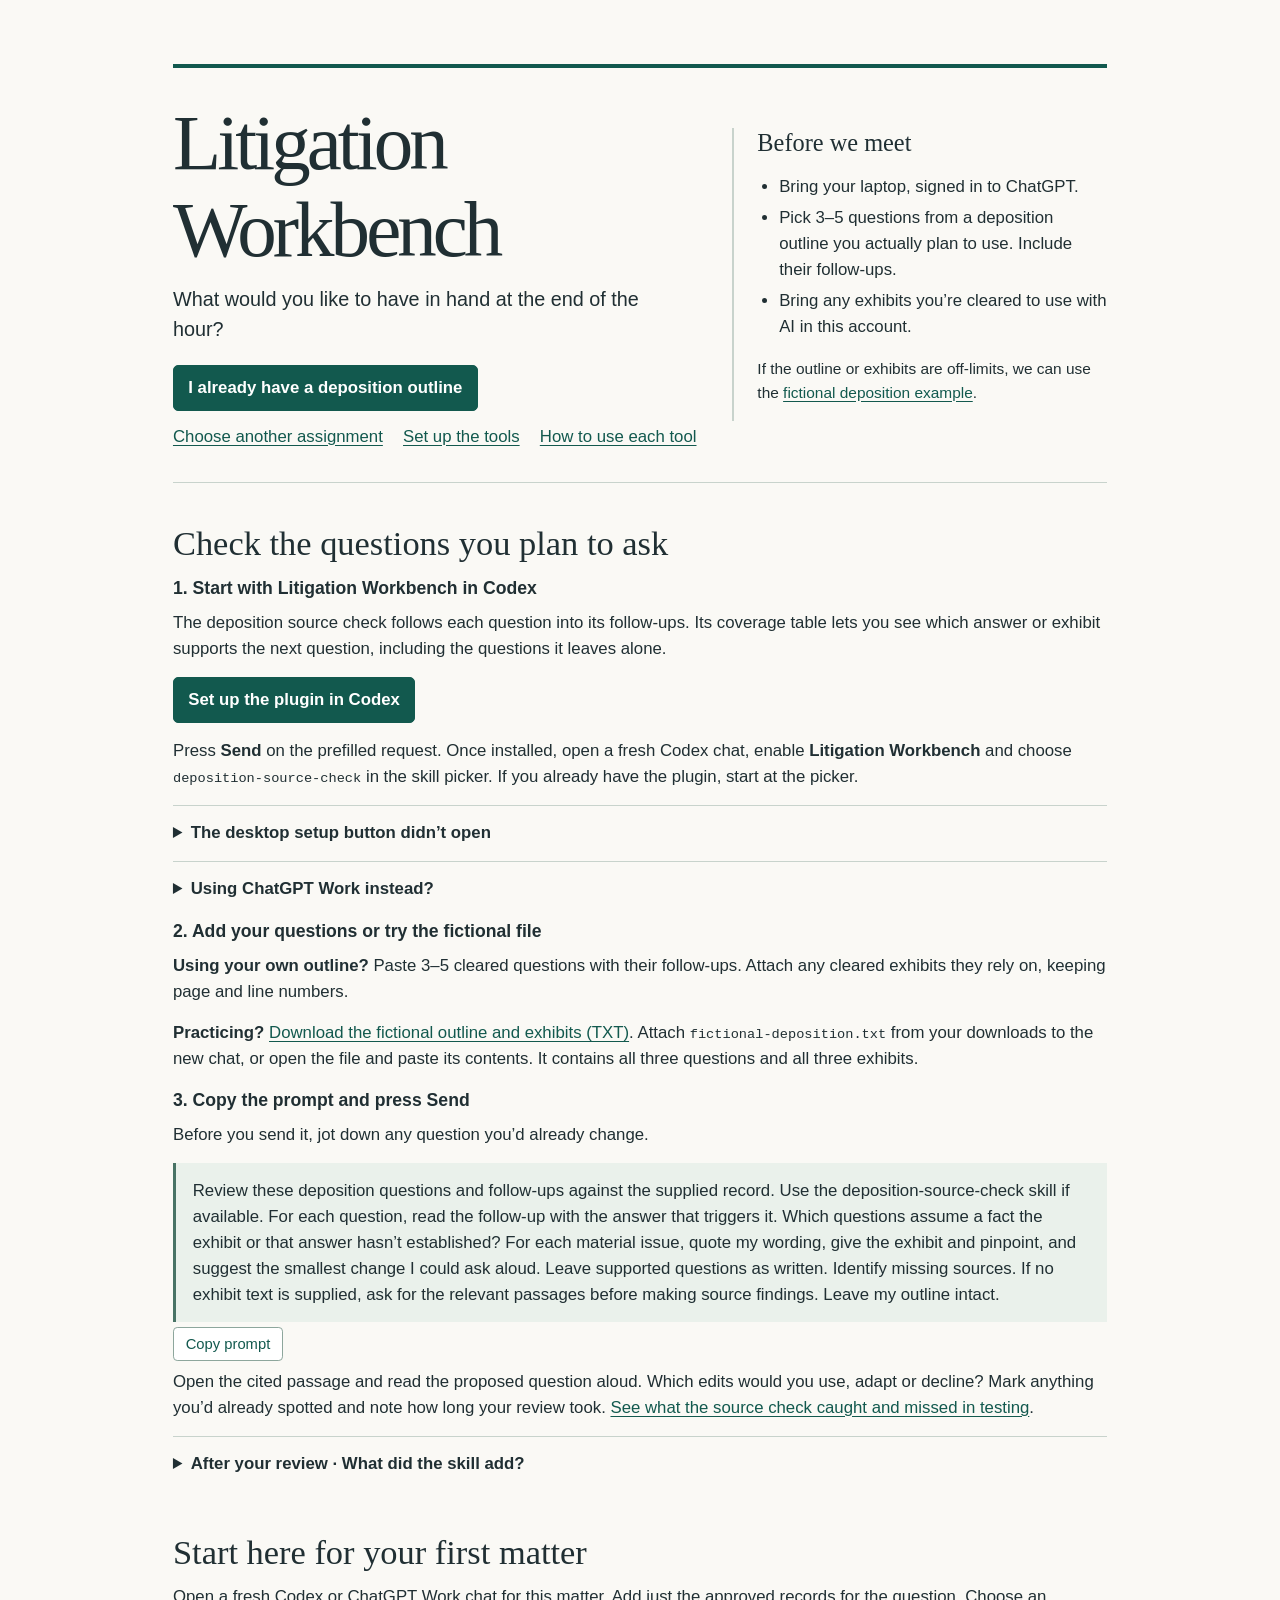
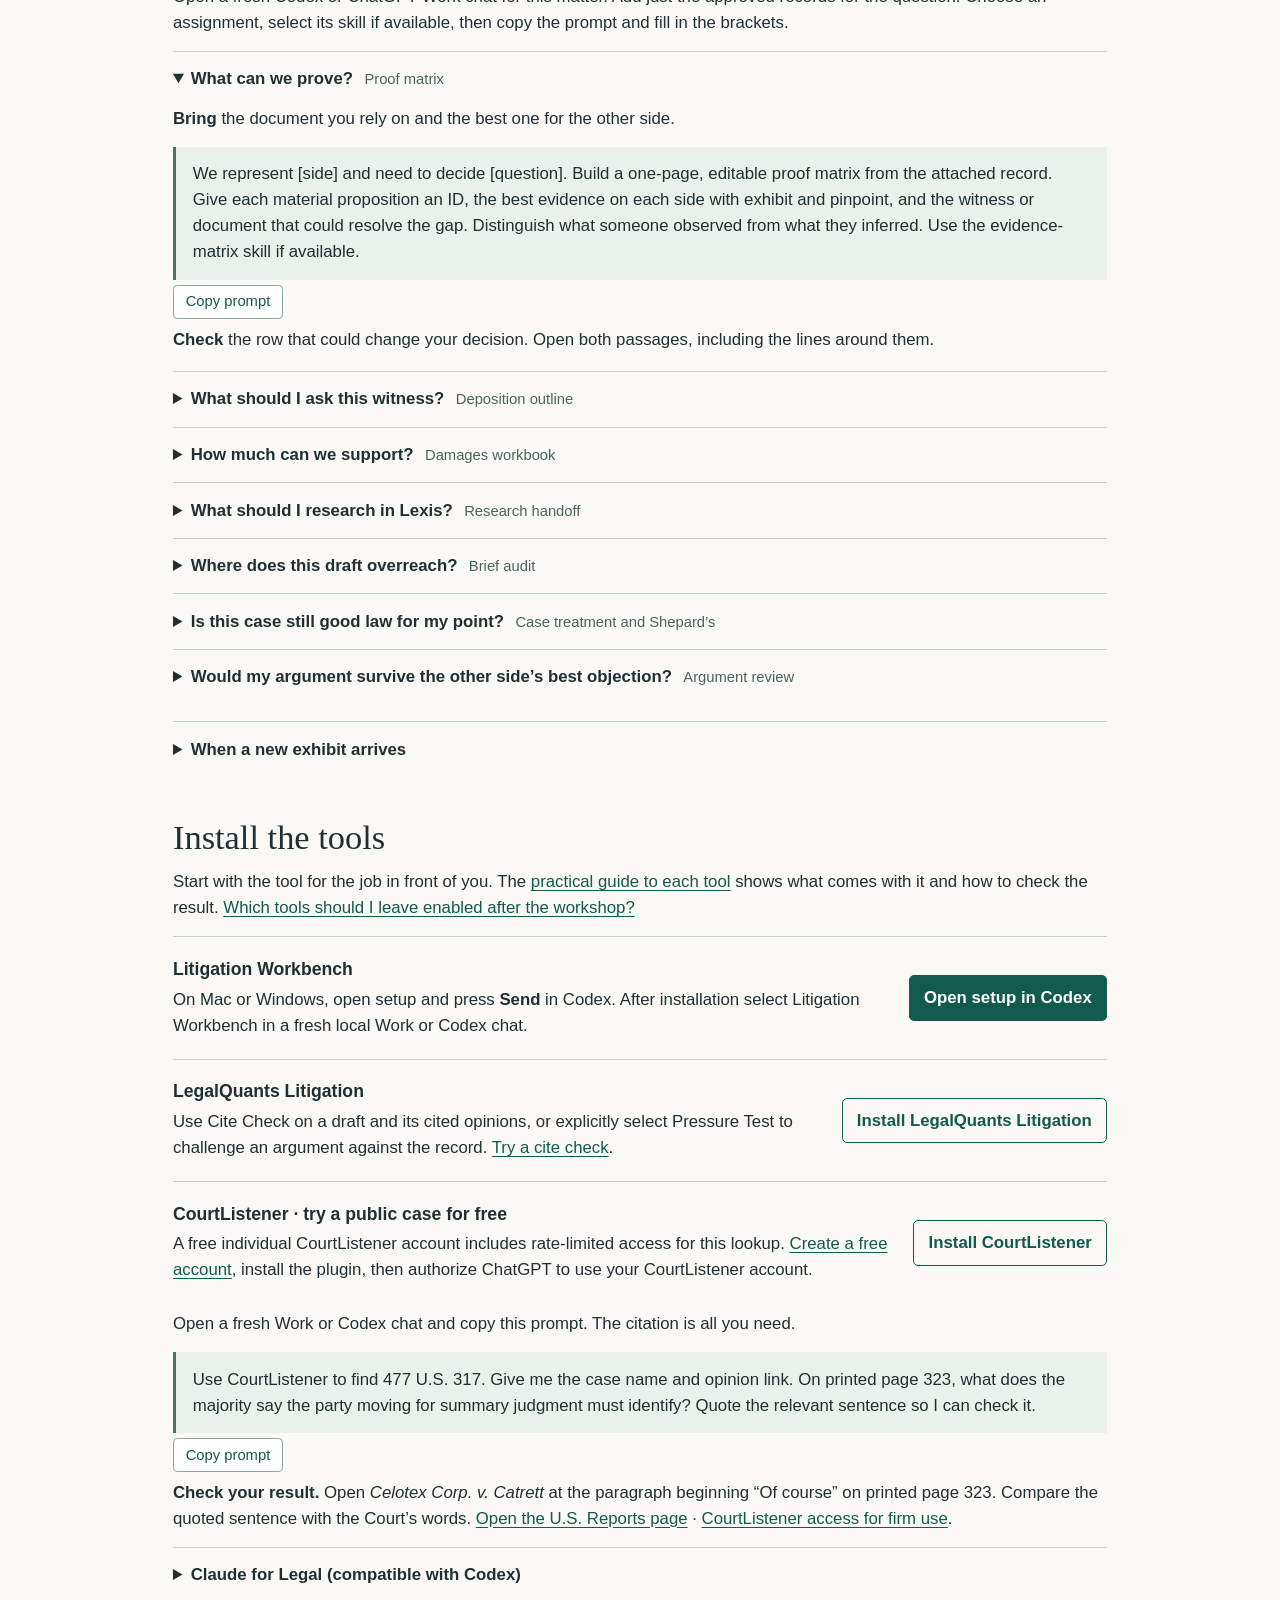
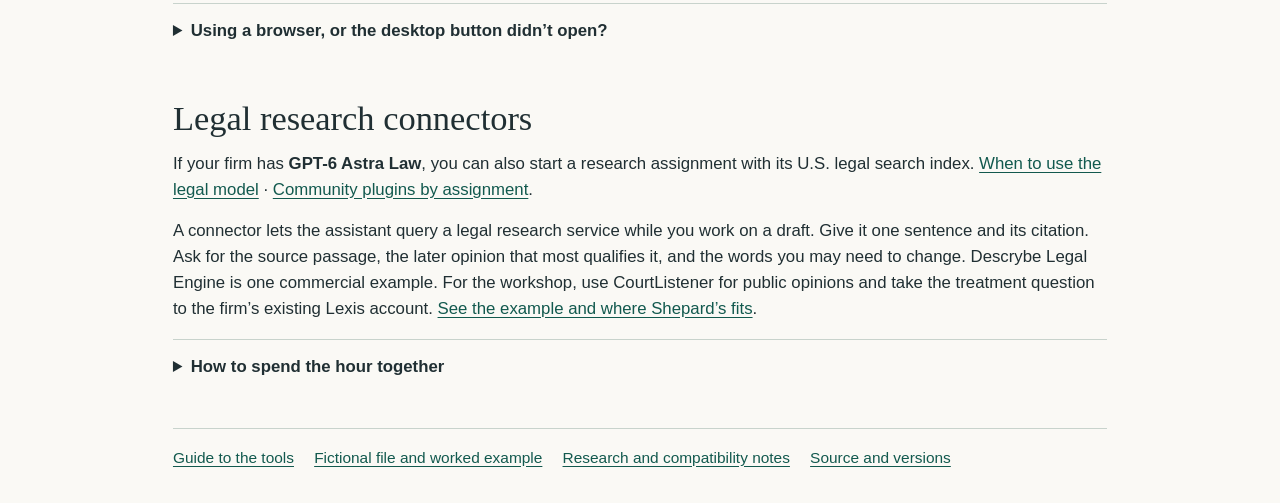
<file: docs/index.html>
<!doctype html>
<html lang="en">
<head>
  <meta charset="utf-8">
  <meta name="viewport" content="width=device-width, initial-scale=1">
  <meta name="description" content="Eight practical ways to use ChatGPT Work and Codex on a business litigation matter. Choose a question, bring a few approved sources, and leave with an editable work product.">
  <title>Litigation Workbench · Setup and first matter</title>
  <link rel="stylesheet" href="styles.css">
  <script src="copy.js" defer></script>
</head>
<body><main>
  <header class="hero">
    <div><h1>Litigation<br>Workbench</h1>
      <p class="lead">What would you like to have in hand at the end of the hour?</p>
      <nav aria-label="Get started"><a class="button primary" href="#deposition-source-check">I already have a deposition outline</a><a href="#first-matter">Choose another assignment</a><a href="#install">Set up the tools</a><a href="tools.html">How to use each tool</a></nav>
    </div>
    <aside class="prep"><h2>Before we meet</h2>
      <ul><li>Bring your laptop, signed in to ChatGPT.</li><li>Pick 3–5 questions from a deposition outline you actually plan to use. Include their follow-ups.</li><li>Bring any exhibits you’re cleared to use with AI in this account.</li></ul>
      <p>If the outline or exhibits are off-limits, we can use the <a href="#fictional-outline">fictional deposition example</a>.</p>
    </aside>
  </header>
  <section id="deposition-source-check">
    <h2>Check the questions you plan to ask</h2>
    <h3>1. Start with Litigation Workbench in Codex</h3>
    <p>The deposition source check follows each question into its follow-ups. Its coverage table lets you see which answer or exhibit supports the next question, including the questions it leaves alone.</p>
    <p><a class="button primary" href="codex://new?prompt=Install%20the%20latest%20litigation-workbench%40scarson-legal%20from%20the%20scarson%2Flitigation-workbench%20GitHub%20repository%20for%20my%20local%20desktop%20account.%20Refresh%20any%20existing%20registration%20and%20show%20me%20how%20to%20select%20deposition-source-check%20in%20a%20fresh%20chat.">Set up the plugin in Codex</a></p>
    <p>Press <strong>Send</strong> on the prefilled request. Once installed, open a fresh Codex chat, enable <strong>Litigation Workbench</strong> and choose <code>deposition-source-check</code> in the skill picker. If you already have the plugin, start at the picker.</p>
    <details><summary>The desktop setup button didn’t open</summary>
      <p>Open Codex yourself and send this request.</p>
      <blockquote class="prompt">Install the latest litigation-workbench@scarson-legal from the scarson/litigation-workbench GitHub repository. Refresh any existing registration for this repository and show me how to select deposition-source-check in a fresh chat.</blockquote>
    </details>
    <details><summary>Using ChatGPT Work instead?</summary>
      <p><a href="https://chatgpt.com/" target="_blank" rel="noopener">Open ChatGPT</a>, choose <strong>Work</strong> and start a fresh Work chat. Select Litigation Workbench if it’s available there. If your Work Plugins menu offers uploads, you can <a href="https://github.com/scarson/litigation-workbench/releases/latest/download/litigation-workbench.zip">download the plugin ZIP</a> and install it there.</p>
      <p>If your workspace doesn’t offer the plugin, stay in Work and use the same file and prompt below. Compare that prompt-only result with the saved skill review after you’ve made your own call.</p>
    </details>
    <h3 id="fictional-outline">2. Add your questions or try the fictional file</h3>
    <p><strong>Using your own outline?</strong> Paste 3–5 cleared questions with their follow-ups. Attach any cleared exhibits they rely on, keeping page and line numbers.</p>
    <p><strong>Practicing?</strong> <a href="files/fictional-deposition.txt" download>Download the fictional outline and exhibits (TXT)</a>. Attach <code>fictional-deposition.txt</code> from your downloads to the new chat, or open the file and paste its contents. It contains all three questions and all three exhibits.</p>
    <h3>3. Copy the prompt and press Send</h3>
    <p>Before you send it, jot down any question you’d already change.</p>
    <blockquote class="prompt" id="outline-review-prompt">Review these deposition questions and follow-ups against the supplied record. Use the deposition-source-check skill if available. For each question, read the follow-up with the answer that triggers it. Which questions assume a fact the exhibit or that answer hasn’t established? For each material issue, quote my wording, give the exhibit and pinpoint, and suggest the smallest change I could ask aloud. Leave supported questions as written. Identify missing sources. If no exhibit text is supplied, ask for the relevant passages before making source findings. Leave my outline intact.</blockquote>
    <p>Open the cited passage and read the proposed question aloud. Which edits would you use, adapt or decline? Mark anything you’d already spotted and note how long your review took. <a href="deposition-source-check.html">See what the source check caught and missed in testing</a>.</p>
    <details id="review-comparison"><summary>After your review · What did the skill add?</summary>
      <p>Two fresh reviewers received the fictional file and the Step 3 prompt. Both caught the same two unsupported premises and kept question 3. Compare their wording for the foreperson.</p>
      <p><strong>Prompt alone.</strong> For question 1, the reviewer stripped out the assumed sequence and asked “Why did you restart the job?” That gets to the reason for restarting. For question 2, it supplied a foundation for asking who approved closure. It also explained why the ticket times in question 3 could stand.</p>
      <p><strong>With the skill.</strong> The reviewer kept the timing theory available for examination. Its first question was “Had the job finished printing before you restarted it?” A yes opens the original “Why” question. On approval, it tried the witness answer “Yes, but I don’t know whether anyone approved it.” Asking “Who?” immediately after that answer would assume too much.</p>
      <p><strong>What you can reuse.</strong> The skill produced a table covering the objective, each lead and follow-up, and the remaining proof gaps. The question 3 row shows why both branches can stay. The ticket entries in E1, rows 12–13, support the times, and the existing follow-up works if the witness can’t authenticate the entries. Which version of question 1 would you take into the room? Would you use the table to sign off on a longer outline?</p>
      <p><a href="https://github.com/scarson/litigation-workbench/blob/main/docs/files/fictional-deposition-prompt-review.md">Read the full prompt-only review</a> · <a href="https://github.com/scarson/litigation-workbench/blob/main/docs/files/fictional-deposition-skill-review.md">Read the full skill review and coverage table</a>.</p>
      <p>Both reviews came from fresh Codex sessions. The first simulated a chat with only the prompt and file. The second used the skill instructions copied from the installed plugin. This is one worked example.</p>
    </details>
  </section>
  <section id="first-matter">
    <h2>Start here for your first matter</h2>
    <p>Open a fresh Codex or ChatGPT Work chat for this matter. Add just the approved records for the question. Choose an assignment, select its skill if available, then copy the prompt and fill in the brackets.</p>
    <details class="assignment" name="job" open><summary>What can we prove? <span>Proof matrix</span></summary>
      <p><strong>Bring</strong> the document you rely on and the best one for the other side.</p>
      <blockquote class="prompt" id="matter-prompt">We represent [side] and need to decide [question]. Build a one-page, editable proof matrix from the attached record. Give each material proposition an ID, the best evidence on each side with exhibit and pinpoint, and the witness or document that could resolve the gap. Distinguish what someone observed from what they inferred. Use the evidence-matrix skill if available.</blockquote>
      <p><strong>Check</strong> the row that could change your decision. Open both passages, including the lines around them.</p>
    </details>
    <details class="assignment" name="job"><summary>What should I ask this witness? <span>Deposition outline</span></summary>
      <p><strong>Bring</strong> the witness’s role, the admission you want and the exhibit you would put in front of them.</p>
      <blockquote class="prompt">Prepare a two-page examination outline for [witness and role] about [objective]. For each admission, give me a question I can ask, its foundation, the exhibit and pinpoint, and a follow-up for a denial or qualification. Keep my notes separate. Include the hardest document for our side. Use the record-to-deposition skill if available.</blockquote>
      <p><strong>Check</strong> one proposed impeachment against the printed transcript. Whose words are they, and does the rest of the answer qualify them? <a href="deposition-field-test.html">Compare three deposition plugins on four fictional disputes</a>, or <a href="deposition-comparison.html">grade one witness outline yourself</a>.</p>
    </details>
    <details class="assignment" name="job"><summary>How much can we support? <span>Damages workbook</span></summary>
      <p><strong>Bring</strong> the demand, ledger or invoices, and the contract provision that makes payment due.</p>
      <blockquote class="prompt">As of [date], reconcile the demand to the ledger and the amount this record supports as due. Make an editable workbook with visible formulas, source IDs and a tie-out. Show each disputed trigger or offset separately. Identify the missing document that could move the number most. Use the damages-reconciliation skill if available.</blockquote>
      <p><strong>Check</strong> one invoice from contract to ledger to due date. Change a disputed assumption in a copy and see which total moves.</p>
    </details>
    <details class="assignment" name="job"><summary>What should I research in Lexis? <span>Research handoff</span></summary>
      <p><strong>Bring</strong> the question, forum, posture and as-of date. An abstract fact pattern is enough to start.</p>
      <blockquote class="prompt">I will run Lexis. For [issue, forum, posture and date], give me targeted searches, the strongest adverse search, filters and the factual distinction I should test. Tell me which primary texts and treatment checks to bring back. Use the lexis-research-handoff skill if available.</blockquote>
      <p><strong>Check</strong> current treatment in Shepard’s at work. Return independent public opinions and your authorized notes. Keep credentials, Lexis exports and citator reports in the firm environment. <a href="files/research-return.csv" download>Download the research return sheet (CSV)</a>.</p>
    </details>
    <details class="assignment" name="job"><summary>Where does this draft overreach? <span>Brief audit</span></summary>
      <p><strong>Bring</strong> a versioned draft and the primary authority or exhibit behind a consequential paragraph.</p>
      <blockquote class="prompt">Audit [draft paragraph] against the attached authorities and record. Break it into claims. For each material defect, identify the source and pinpoint, what the passage supports in context, and the narrowest defensible rewrite. Separate citation identity, proposition support and current treatment. Leave the original intact. Use the brief-audit skill if available.</blockquote>
      <p><strong>Check</strong> the proposed rewrite against the majority opinion or exhibit. For a second read, give LegalQuants Litigation the same sentence and primary source in a fresh chat.</p>
    </details>
    <details class="assignment" name="job"><summary>Is this case still good law for my point? <span>Case treatment and Shepard’s</span></summary>
      <p id="good-law"><strong>Bring</strong> the citation, the exact sentence you want to support, the court and the date the check needs to cover.</p>
      <blockquote class="prompt">Use case-treatment-check if available. Can I still cite [case and pinpoint] for [proposition] in [court] as of [date]? Check direct history and later decisions using approved public sources. Read the strongest adverse opinion and identify exactly what changed, with a pinpoint and link. Give me a row for each proposition, a suggested edit, and any open Shepard’s checks for me to run in firm Lexis.</blockquote>
      <p><strong>At work.</strong> Open the case in Lexis and select <strong>Shepardize</strong>. Check appellate history and adverse citing decisions. Read the passages behind the signals. Record who checked, when, and what the later decision does to your point. Return your own authorized notes and public opinion links. <a href="files/research-return.csv" download>Download the return sheet (CSV)</a> · <a href="https://www.lexisnexis.com/en-us/support/lexis/shepards.page">Shepard’s guide</a>.</p>
      <p><strong>In Work or Codex.</strong> Ask CourtListener for the public opinion and citing decisions. If your firm has a research connector, ask it to retrieve the passage that most directly challenges your sentence. Workbench leaves Shepard’s pending until you supply a dated check for that point. <a href="tools.html#research-connectors">How research connectors work</a> · <a href="practice.html#treatment">Try a two-minute example</a>.</p>
    </details>
    <details class="assignment" name="job"><summary>Would my argument survive the other side’s best objection? <span>Argument review</span></summary>
      <p id="argument-review"><strong>Bring</strong> the exact paragraph or proposed term, the decision you face, and the best record for each side.</p>
      <blockquote class="prompt">Use argument-review on [my exact argument] for [client, decision, forum and posture]. Use only [permitted sources]. Show my original and write a separate steelman. Send both, with the permitted record, to one fresh Astra or Sol reviewer at xhigh. Tailor its assignment to my decision. Show what you sent, the reviewer's findings, your decision on each objection with a pinpoint, and the full revised position. If independent review is unavailable, give me the filled reviewer brief for a fresh approved chat.</blockquote>
      <p><a href="files/argument-review.txt" download>Download the reusable prompt, including the reviewer brief</a>. Delegation depends on the account and model settings. <a href="https://learn.chatgpt.com/docs/agent-configuration/subagents">How subagents work</a>.</p>
      <h3>Fictional example · Can the buyer still inspect on Friday?</h3>
      <p><strong>Original.</strong> “The seller agreed to extend the contractual inspection deadline through Friday.”</p>
      <p><strong>Steelman.</strong> “Before the Wednesday cutoff, the buyer put its request for Friday in writing, and the seller’s project manager said Friday worked for scheduling. The exchange gives the buyer a concrete basis to insist that Friday remains available for inspection.”</p>
      <p><strong>Independent objection.</strong> A fresh Astra reviewer at xhigh flagged two points. R1: An open dock only establishes access. R2: The buyer asked the project manager a question, while the contract directed notices to a designated inbox.</p>
      <p><strong>Revision for the call.</strong> Adopt R1 and ask the seller to confirm continued inspection rights in writing. Adopt R2 as a notice objection and check whether a separate notice reached the inbox by the deadline. Leave the legal effect of actual receipt open.</p>
      <p><a href="https://github.com/scarson/litigation-workbench/blob/main/docs/files/fictional-argument-review.md">Read the exact assignment, unedited review and revised paragraph</a>.</p>
      <details><summary>Run this fictional example</summary>
        <blockquote class="prompt">Use argument-review. We represent a buyer preparing for a Thursday call. Our goal is to inspect Friday while preserving our contractual rights. My original: “The seller agreed to extend the contractual inspection deadline through Friday.” Fictional Exhibit A §4: “Buyer may extend the inspection period through Friday by giving Seller written notice by Wednesday at 5 p.m.” A §9: “Send all notices to notices@seller.example. Copies to the project manager are optional.” B, M1: Wednesday 4:42 p.m., buyer to project manager only: “Can we have through Friday to finish inspection?” B, M2: Wednesday 4:53 p.m., project manager: “Friday works for scheduling. I’ll keep the dock open.” These are the only sources. No forum is supplied. Show the original, written steelman, independent Astra or Sol xhigh review with its assignment and findings, and your disposition and revised paragraph. If delegation is unavailable, prepare the separate reviewer handoff.</blockquote>
      </details>
    </details>
    <details class="next"><summary>When a new exhibit arrives</summary>
      <blockquote class="prompt">Here is [new exhibit]. Keep the original as-of date. Reopen the affected sources and save a separate revision. Show the old and new finding side by side, with the IDs, amounts and questions that change. Preserve my edits and tell me what still turns on missing proof.</blockquote>
      <p>Keep the reviewed file and your reason for the correction in the matter folder. For the next matter, carry forward the method and start a fresh record. <a href="files/matter-note.txt" download>Download a blank matter note</a>.</p>
    </details>
  </section>
  <section id="install"><h2>Install the tools</h2>
    <p>Start with the tool for the job in front of you. The <a href="tools.html">practical guide to each tool</a> shows what comes with it and how to check the result. <a href="tools.html#overlap">Which tools should I leave enabled after the workshop?</a></p>
    <article class="tool"><div><h3>Litigation Workbench</h3><p>On Mac or Windows, open setup and press <strong>Send</strong> in Codex. After installation select Litigation Workbench in a fresh local Work or Codex chat.</p></div><a class="button primary" href="codex://new?prompt=Install%20the%20latest%20litigation-workbench%40scarson-legal%20from%20the%20scarson%2Flitigation-workbench%20GitHub%20repository%20for%20my%20local%20desktop%20account.%20Use%20the%20repository%E2%80%99s%20default%20branch%20and%20refresh%20any%20existing%20registration%20for%20this%20repository.%20Show%20me%20how%20to%20select%20argument-review%20in%20a%20fresh%20chat.">Open setup in Codex</a></article>
    <article class="tool" id="install-legalquants"><div><h3>LegalQuants Litigation</h3><p>Use Cite Check on a draft and its cited opinions, or explicitly select Pressure Test to challenge an argument against the record. <a href="tools.html#legalquants">Try a cite check</a>.</p></div><a class="button" href="https://chatgpt.com/plugins/plugins_6aa118e4284081918b44f45b58d06de6">Install LegalQuants Litigation</a></article>
    <article id="install-courtlistener">
      <div class="tool"><div><h3>CourtListener · try a public case for free</h3><p>A free individual CourtListener account includes rate-limited access for this lookup. <a href="https://www.courtlistener.com/register/">Create a free account</a>, install the plugin, then authorize ChatGPT to use your CourtListener account.</p></div><a class="button" href="https://chatgpt.com/plugins/plugin_asdk_app_6a393898430881918250b54d31c8799b">Install CourtListener</a></div>
      <p>Open a fresh Work or Codex chat and copy this prompt. The citation is all you need.</p>
      <blockquote class="prompt">Use CourtListener to find 477 U.S. 317. Give me the case name and opinion link. On printed page 323, what does the majority say the party moving for summary judgment must identify? Quote the relevant sentence so I can check it.</blockquote>
      <p><strong>Check your result.</strong> Open <i>Celotex Corp. v. Catrett</i> at the paragraph beginning “Of course” on printed page 323. Compare the quoted sentence with the Court’s words. <a href="https://tile.loc.gov/storage-services/service/ll/usrep/usrep477/usrep477317/usrep477317.pdf#page=7">Open the U.S. Reports page</a> · <a href="tools.html#courtlistener">CourtListener access for firm use</a>.</p>
    </article>
    <details><summary>Claude for Legal (compatible with Codex)</summary>
      <p id="anthropic-legal">Install Anthropic’s <strong>Litigation Legal</strong> plugin by copying the request below into local Codex. <a href="tools.html#claude-for-legal">Browse the 19 skills and try a civil claim chart</a>.</p>
      <blockquote class="prompt">Install the latest litigation-legal@claude-for-legal from Anthropic’s official GitHub repository, anthropics/claude-for-legal. Use the repository’s default branch and refresh any existing registration for this repository. I’ll start with approved local documents. Leave external accounts unconnected. Show me how to select claim-chart in a fresh chat.</blockquote>
      <p>Give it your side, the elements counsel wants to test, and the allowed exhibits. Specify any playbook and where to return the draft. <a href="https://github.com/scarson/litigation-workbench/blob/main/LEGAL-TOOLS.md#using-anthropics-original-plugins-in-codex">Test results, CLI commands and the separate contract-review plugin</a>.</p>
    </details>
    <details><summary>Using a browser, or the desktop button didn’t open?</summary>
      <p id="workbench-options"><strong>Desktop.</strong> Paste the request below into a local Codex chat, or use the <a href="https://github.com/scarson/litigation-workbench#install-on-your-desktop">folder installation instructions</a>.</p>
      <blockquote class="prompt">Install the latest litigation-workbench@scarson-legal from the scarson/litigation-workbench GitHub repository for my local desktop account. Use the repository’s default branch and refresh any existing registration for this repository. Show me how to select a Workbench skill in a fresh chat.</blockquote>
      <p><strong>Hosted Work.</strong> If your Plugins menu offers ZIP uploads, <a href="https://github.com/scarson/litigation-workbench/releases/latest/download/litigation-workbench.zip">download the plugin ZIP</a> and upload it there. A firm admin can also <a href="https://github.com/scarson/litigation-workbench#install-on-your-desktop">import the GitHub marketplace</a>. If neither is available, start with the assignment prompts above.</p>
    </details>
  </section>
  <section id="research-connectors"><h2 id="descrybe">Legal research connectors</h2>
    <p>If your firm has <strong>GPT-6 Astra Law</strong>, you can also start a research assignment with its U.S. legal search index. <a href="tools.html#astra-for-law">When to use the legal model</a> · <a href="tools.html#community-plugins">Community plugins by assignment</a>.</p>
    <p>A connector lets the assistant query a legal research service while you work on a draft. Give it one sentence and its citation. Ask for the source passage, the later opinion that most qualifies it, and the words you may need to change. Descrybe Legal Engine is one commercial example. For the workshop, use CourtListener for public opinions and take the treatment question to the firm’s existing Lexis account. <a href="tools.html#research-connectors">See the example and where Shepard’s fits</a>.</p>
  </section>
  <details class="next"><summary>How to spend the hour together</summary>
    <ol><li><strong>First 10 minutes.</strong> Pick the decision, the sources and what a usable result would look like. Write down how long the job usually takes.</li>
    <li><strong>Next 30.</strong> Have the lawyer drive. Produce one editable file, open it in its normal app, and trace the most consequential claim to its source. Give one correction in the lawyer’s own words.</li>
    <li><strong>Last 20.</strong> Add one exhibit or change one assumption. Compare the versions. Save the reviewed file and the instruction worth reusing. Choose a second matter where the same method would save time.</li></ol>
    <p>To reuse his own method, ask: “Turn my two corrections into a short instruction for the next matter. Strip out all names, figures and conclusions.” Save the instruction separately and test it on a different example. The <a href="https://openai.com/business/plugins/legalquants-companion/">LegalQuants Companion</a> can also help shape an assignment or debrief the session.</p>
  </details>
  <footer><a href="tools.html">Guide to the tools</a><a href="practice.html">Fictional file and worked example</a><a href="https://github.com/scarson/litigation-workbench/blob/main/LEGAL-TOOLS.md">Research and compatibility notes</a><a href="https://github.com/scarson/litigation-workbench">Source and versions</a></footer>
</main></body></html>
</file>
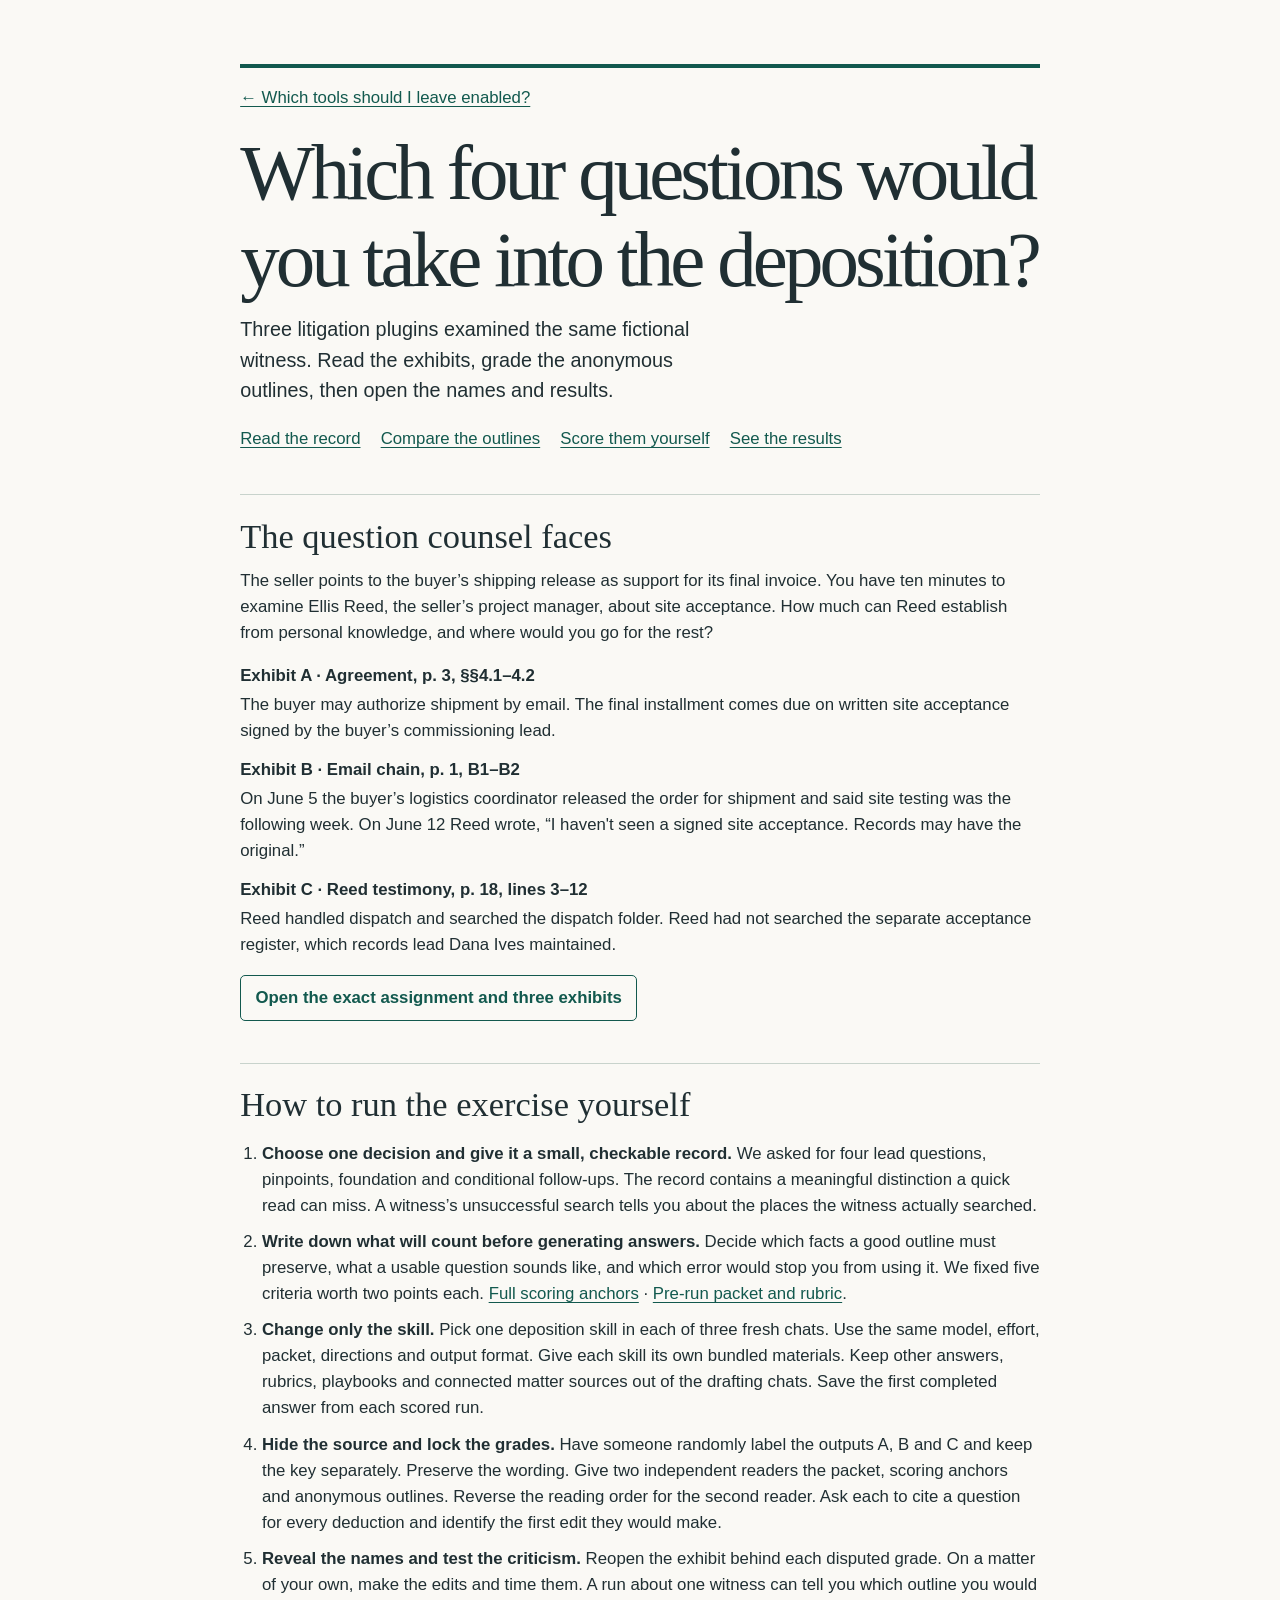
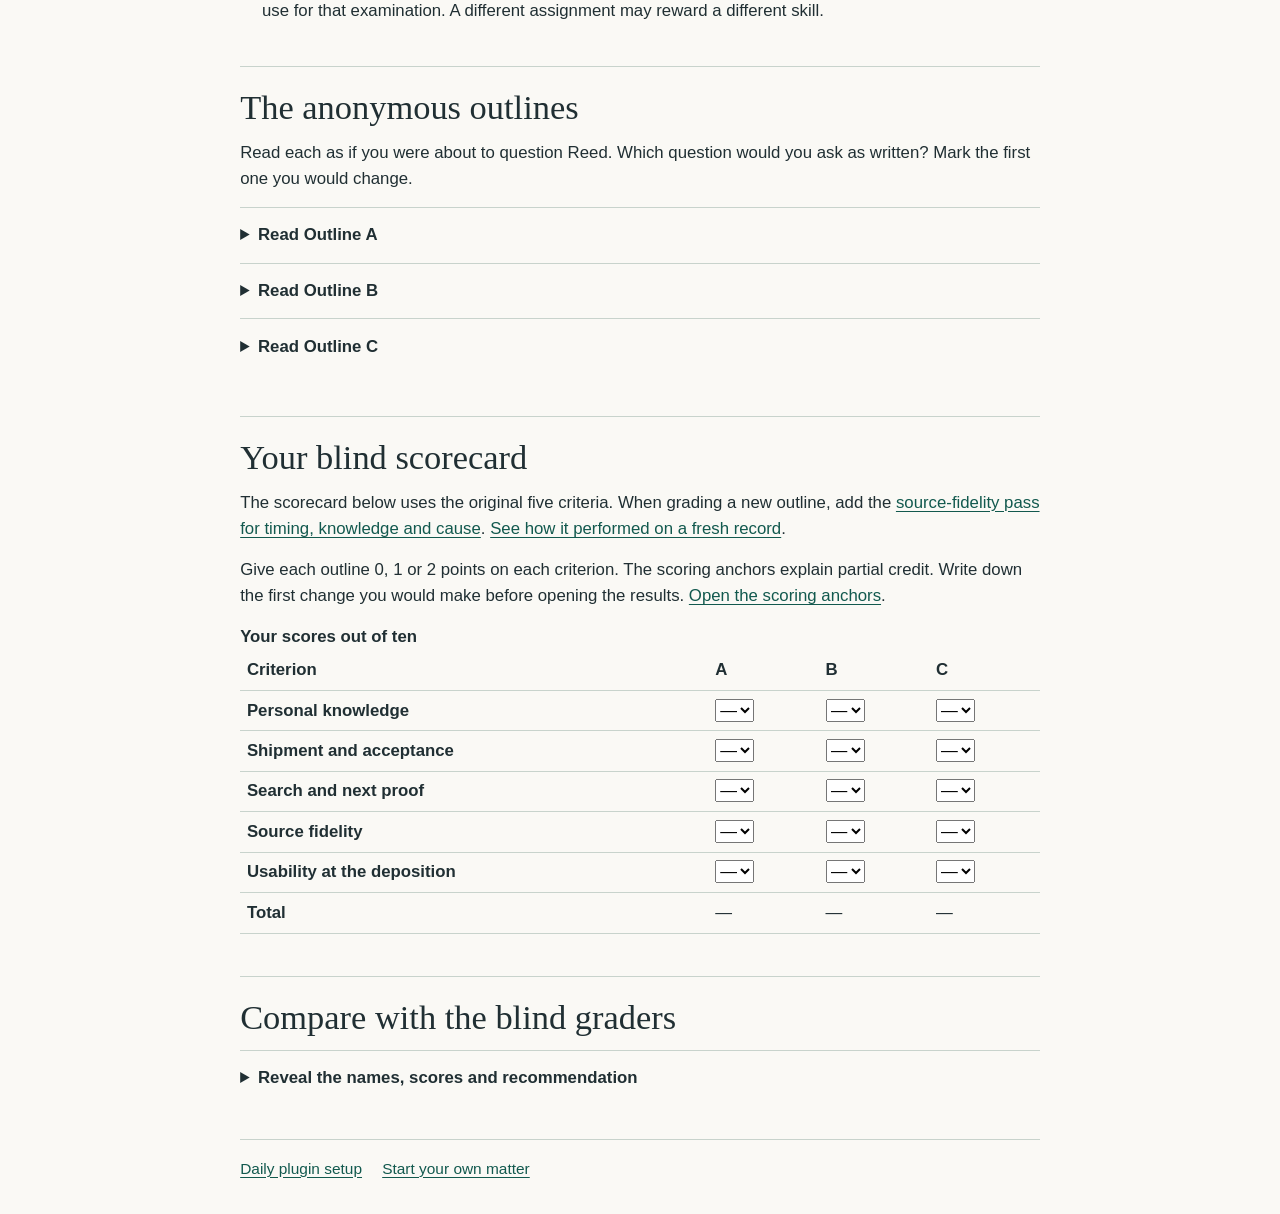
<file: docs/deposition-comparison.html>
<!doctype html>
<html lang="en">
<head>
  <meta charset="utf-8">
  <meta name="viewport" content="width=device-width, initial-scale=1">
  <meta name="description" content="Try a blind comparison of three deposition outlines on the same fictional record. Read the exhibits, score the questions and compare your reasoning.">
  <title>Three deposition outlines, graded blind · Litigation Workbench</title>
  <link rel="stylesheet" href="styles.css">
  <script src="deposition-score.js" defer></script>
</head>
<body><main class="tool-guide comparison">
  <header><a href="tools.html#overlap">← Which tools should I leave enabled?</a>
    <h1>Which four questions would you take into the deposition?</h1>
    <p class="lead">Three litigation plugins examined the same fictional witness. Read the exhibits, grade the anonymous outlines, then open the names and results.</p>
    <nav aria-label="Comparison"><a href="#record">Read the record</a><a href="#outlines">Compare the outlines</a><a href="#score">Score them yourself</a><a href="#results">See the results</a></nav>
  </header>
  <section id="record"><h2>The question counsel faces</h2>
    <p>The seller points to the buyer’s shipping release as support for its final invoice. You have ten minutes to examine Ellis Reed, the seller’s project manager, about site acceptance. How much can Reed establish from personal knowledge, and where would you go for the rest?</p>
    <dl class="routes">
      <dt>Exhibit A · Agreement, p. 3, §§4.1–4.2</dt><dd>The buyer may authorize shipment by email. The final installment comes due on written site acceptance signed by the buyer’s commissioning lead.</dd>
      <dt>Exhibit B · Email chain, p. 1, B1–B2</dt><dd>On June 5 the buyer’s logistics coordinator released the order for shipment and said site testing was the following week. On June 12 Reed wrote, “I haven't seen a signed site acceptance. Records may have the original.”</dd>
      <dt>Exhibit C · Reed testimony, p. 18, lines 3–12</dt><dd>Reed handled dispatch and searched the dispatch folder. Reed had not searched the separate acceptance register, which records lead Dana Ives maintained.</dd>
    </dl>
    <p><a class="button" href="files/deposition-comparison/assignment.txt">Open the exact assignment and three exhibits</a></p>
  </section>
  <section id="method"><h2>How to run the exercise yourself</h2>
    <ol>
      <li><strong>Choose one decision and give it a small, checkable record.</strong> We asked for four lead questions, pinpoints, foundation and conditional follow-ups. The record contains a meaningful distinction a quick read can miss. A witness’s unsuccessful search tells you about the places the witness actually searched.</li>
      <li><strong>Write down what will count before generating answers.</strong> Decide which facts a good outline must preserve, what a usable question sounds like, and which error would stop you from using it. We fixed five criteria worth two points each. <a href="files/deposition-comparison/scorecard.txt">Full scoring anchors</a> · <a href="https://github.com/scarson/litigation-workbench/commit/a707672">Pre-run packet and rubric</a>.</li>
      <li><strong>Change only the skill.</strong> Pick one deposition skill in each of three fresh chats. Use the same model, effort, packet, directions and output format. Give each skill its own bundled materials. Keep other answers, rubrics, playbooks and connected matter sources out of the drafting chats. Save the first completed answer from each scored run.</li>
      <li><strong>Hide the source and lock the grades.</strong> Have someone randomly label the outputs A, B and C and keep the key separately. Preserve the wording. Give two independent readers the packet, scoring anchors and anonymous outlines. Reverse the reading order for the second reader. Ask each to cite a question for every deduction and identify the first edit they would make.</li>
      <li><strong>Reveal the names and test the criticism.</strong> Reopen the exhibit behind each disputed grade. On a matter of your own, make the edits and time them. A run about one witness can tell you which outline you would use for that examination. A different assignment may reward a different skill.</li>
    </ol>
  </section>
  <section id="outlines"><h2>The anonymous outlines</h2>
    <p>Read each as if you were about to question Reed. Which question would you ask as written? Mark the first one you would change.</p>
    <details id="outline-a"><summary>Read Outline A</summary><div class="response"><ol>
<li>
<p><strong>“Your work on this order was dispatch scheduling, and you were copied on logistics messages, correct?”</strong><br />
<strong>Source/foundation:</strong> Reed’s own sworn testimony, Ex. C, p. 18, lines 3–5; establishes his role and opportunity to know.<br />
<strong>If he describes broader responsibilities:</strong> “What site-acceptance work did you personally perform?”</p>
</li>
<li>
<p><strong>“Do you recognize this June 5 email addressed to you, authorizing release for shipment and saying site testing was next week?”</strong><br />
<strong>Source/foundation:</strong> Ex. B, p. 1, B1; establish recognition and receipt before exploring his understanding.<br />
<strong>If he treats it as site acceptance:</strong> “What did you understand to constitute acceptance signed by Buyer’s commissioning lead, and what supported that understanding?”<br />
<strong>Counsel note:</strong> This is the seller’s strongest document. Ex. A, p. 3, §4.1 permits shipment release by email; §4.2 ties the final installment to written site acceptance signed by the commissioning lead. Establish Reed’s factual understanding without assuming he administered those terms.</p>
</li>
<li>
<p><strong>“Did you send the June 12 email reporting that you had not seen a signed site acceptance and that records might have the original, after searching your dispatch folder without searching the separate acceptance register?”</strong><br />
<strong>Source/foundation:</strong> Ex. B, p. 1, B2, establishes authorship and the complete qualification; Reed’s own testimony, Ex. C, p. 18, lines 6–9, establishes the search’s limits.<br />
<strong>If denied or qualified:</strong> “Which part needs correcting—the email’s authorship, the locations you searched, or both?”<br />
<strong>Counsel note:</strong> These passages are consistent. Neither establishes that no signed acceptance existed.</p>
</li>
<li>
<p><strong>“You previously identified records lead Dana Ives as maintaining the separate acceptance register; what do you personally know about where that register and any original signed acceptance could be found?”</strong><br />
<strong>Source/foundation:</strong> Reed’s own testimony, Ex. C, p. 18, lines 10–12, including his lack of knowledge of the register’s contents; Ex. B, p. 1, B2, identifies records as a possible location for the original.<br />
<strong>If he cannot identify a location:</strong> “Who would know where those records are kept?” <strong>If he now claims knowledge of their contents:</strong> “What did you personally see, and when?”<br />
<strong>Counsel note:</strong> Best remaining proof: the acceptance register and any original written acceptance bearing Buyer’s commissioning lead’s signature, including its date. Dana Ives is the identified custodian lead; the packet does not establish what those records contain.</p>
</li>
</ol></div><p><a href="https://github.com/scarson/litigation-workbench/blob/main/docs/files/deposition-comparison/outline-A.md">Original Outline A</a></p></details>
<details id="outline-b"><summary>Read Outline B</summary><div class="response"><ol>
<li>
<p><strong>“Which messages in Exhibit B do you recognize from your own work on this order?”</strong><br />
<em>Sources:</em> B, p. 1, B1–B2; C, p. 18, lines 3–5.<br />
<em>If recognition is limited:</em> “Which did you personally receive or send?”<br />
<em>Counsel note:</em> Establish receipt of B1 and authorship of B2 before relying on them. Reed previously described his role as dispatch scheduling and being copied on logistics messages. <strong>1 minute.</strong></p>
</li>
<li>
<p><strong>“What, if anything, in the June 5 email did you understand to be written site acceptance signed by the buyer’s commissioning lead?”</strong><br />
<em>Sources:</em> A, p. 3, §§4.1–4.2; B, p. 1, B1.<br />
<em>If Reed identifies acceptance:</em> “What words or signature support that understanding, and how did you know the signer was the commissioning lead?”<br />
<em>Counsel note:</em> B1 expressly releases shipment and places site testing the following week. Keep the inquiry on Reed’s understanding and its factual basis. <strong>3 minutes.</strong></p>
</li>
<li>
<p><strong>“Before writing on June 12, ‘I haven't seen a signed site acceptance,’ where had you personally searched for one?”</strong><br />
<em>Sources:</em> B, p. 1, B2; C, p. 18, lines 6–9.<br />
<em>If Reed now includes the acceptance register:</em> “You previously testified that you searched your dispatch folder but did not search the separate acceptance register. What explains that difference?”<br />
<em>Counsel note:</em> Establish the search’s limits; failure to find acceptance in his folder does not establish that none existed. <strong>3 minutes.</strong></p>
</li>
<li>
<p><strong>“Based on your personal knowledge, who could locate any entry for this order in the separate acceptance register and any original signed acceptance?”</strong><br />
<em>Sources:</em> C, p. 18, lines 10–12; B, p. 1, B2.<br />
<em>If Reed identifies Dana Ives:</em> “What identifying information would she need to find those records?” <em>If he cannot identify a source:</em> “What was the basis for your statement that Records may have the original?”<br />
<em>Counsel note:</em> Dana and the register are the principal remaining proof leads. Reed previously said he did not know the register’s contents; stop when his personal knowledge is exhausted. <strong>3 minutes.</strong></p>
</li>
</ol></div><p><a href="https://github.com/scarson/litigation-workbench/blob/main/docs/files/deposition-comparison/outline-B.md">Original Outline B</a></p></details>
<details id="outline-c"><summary>Read Outline C</summary><div class="response"><ol>
<li>
<p><strong>“You wrote to seller billing on June 12, ‘I haven't seen a signed site acceptance,’ correct?”</strong><br />
<strong>Source:</strong> Ex. B, p. 1, B2.<br />
<strong>If authorship is denied:</strong> “What makes you dispute that this is your email?”<br />
<strong>If he claims to have seen an acceptance:</strong> “When did you first see it, and where can we find that document?”</p>
</li>
<li>
<p><strong>“The June 5 email sent to you said, ‘Release for shipment today. Site testing is next week,’ correct?”</strong><br />
<strong>Source:</strong> Ex. B, p. 1, B1.<br />
<strong>If receipt is denied:</strong> “Did you otherwise learn of that shipment release?”<br />
<strong>If he treats the email as site acceptance:</strong> Show Ex. A, p. 3, §§4.1–4.2; ask, “What writing are you relying on as site acceptance signed by the Buyer’s commissioning lead?”<br />
<em>Counsel note: Establish the document he relies on; avoid asking Reed to decide the contractual payment obligation.</em></p>
</li>
<li>
<p><strong>“In your earlier sworn testimony, you said you did not search the separate acceptance register on June 12, correct?”</strong><br />
<strong>Source:</strong> Ex. C, p. 18, lines 6–9.<br />
<strong>If denied:</strong> Show the passage; ask, “Did you give that answer under oath?”<br />
<strong>If he describes an additional or later search:</strong> “When did you search the register, and what did you find?”<br />
<em>Counsel note: His stated role was dispatch scheduling and receiving copied logistics messages. His search and personal knowledge do not establish that no acceptance existed. Ex. C, p. 18, lines 3–12.</em></p>
</li>
<li>
<p><strong>“You previously identified Dana Ives as maintaining the acceptance register; how can we locate Dana and that register?”</strong><br />
<strong>Source:</strong> Ex. C, p. 18, lines 10–12; Ex. B, p. 1, B2 (“Records may have the original.”).<br />
<strong>If he cannot say or identifies a changed custodian:</strong> “Who would know the register’s current custodian and location?”<br />
<em>Counsel note: Seek the order’s register entry and any signed original it identifies, including the signature and date. Reed expressly disclaimed knowledge of the register’s contents; its contents remain unproved.</em></p>
</li>
</ol></div><p><a href="https://github.com/scarson/litigation-workbench/blob/main/docs/files/deposition-comparison/outline-C.md">Original Outline C</a></p></details>
  </section>
  <section id="score"><h2>Your blind scorecard</h2>
    <p>The scorecard below uses the original five criteria. When grading a new outline, add the <a href="files/deposition-timing/grading-guidance.txt">source-fidelity pass for timing, knowledge and cause</a>. <a href="deposition-timing.html">See how it performed on a fresh record</a>.</p>
    <p>Give each outline 0, 1 or 2 points on each criterion. The scoring anchors explain partial credit. Write down the first change you would make before opening the results. <a href="files/deposition-comparison/scorecard.txt">Open the scoring anchors</a>.</p>
    <table id="blind-scores"><caption>Your scores out of ten</caption>
      <thead><tr><th scope="col">Criterion</th><th scope="col">A</th><th scope="col">B</th><th scope="col">C</th></tr></thead>
      <tbody><tr><th scope="row">Personal knowledge</th></tr><tr><th scope="row">Shipment and acceptance</th></tr><tr><th scope="row">Search and next proof</th></tr><tr><th scope="row">Source fidelity</th></tr><tr><th scope="row">Usability at the deposition</th></tr></tbody>
      <tfoot><tr><th scope="row">Total</th><td>—</td><td>—</td><td>—</td></tr></tfoot>
    </table>
    <noscript><p>Use the plain-text scorecard to total the three outlines on paper.</p></noscript>
  </section>
  <section id="results"><h2>Compare with the blind graders</h2>
    <details><summary>Reveal the names, scores and recommendation</summary>
      <table><caption>Independent scores out of ten</caption>
        <thead><tr><th scope="col">Outline and plugin</th><th scope="col">Astra</th><th scope="col">Sol</th></tr></thead>
        <tbody>
          <tr><th scope="row">A · Litigation Workbench</th><td>9</td><td>9</td></tr>
          <tr><th scope="row">B · LegalQuants Litigation</th><td>9</td><td>10</td></tr>
          <tr><th scope="row">C · Claude for Legal</th><td>8</td><td>8</td></tr>
        </tbody>
      </table>
      <p><strong>On this inspection of the acceptance record, LegalQuants was our first choice.</strong> Its last question asks who could locate the register entry and signed original. If Reed names the custodian, the follow-up asks what identifying information she would need. That answer could tell counsel exactly what to request next. Astra tied LegalQuants with Workbench and wanted the shipping authorization established aloud. Sol gave LegalQuants full marks. <a href="deposition-field-test.html#findings">See the subsequent four-record test of the daily recommendation</a>.</p>
      <p><strong>What the other two did well.</strong> Workbench put Reed’s dispatch role on the record immediately and pursued the missing original. Both judges would break up its third question, which asks Reed to confirm authorship, the substance of an email and the places searched in one answer. Claude asked where to find a document Reed claimed to have seen. It established which register Reed skipped, but left Reed’s dispatch role in counsel’s notes and never asked which folder Reed actually searched.</p>
      <p><strong>A defect both graders missed.</strong> Both gave all three outlines full credit for source fidelity. Workbench Q3 puts the email <em>after</em> the search. LegalQuants Q3 starts “Before writing on June 12” and invites the same assumption. B2 dates the email. C, p. 18, lines 6–9 dates the search. Neither establishes their order. I would ask, “Where did you look for a signed acceptance on June 12?” Then, “Was that before or after your email to billing?” The published scores are the graders’ original returns. <a href="files/deposition-comparison/blind-reviews.txt">Read every score, reason and proposed first edit</a>.</p>
      <h3>What this run covered</h3>
<p>We installed the three source packages into disposable Codex profiles, verified the deposition skill text, and explicitly selected each installed skill through Codex’s native skill-selection API in a fresh, temporary project chat. Each received the identical assignment, with its own workflow instructions and bundled reference material available. GPT-6.1 Sol drafted all three at high reasoning effort. The scored runs used the first completed answer from each skill. We set aside an earlier setup pass before reading its outputs so the scored comparison could include each skill’s bundled templates.</p>
      <p>A random draw assigned A, B and C. The outlines are unedited. Two fresh grading chats received only the packet, scorecard and anonymous answers. GPT-6 Astra read A–B–C and GPT-6.1 Sol read C–B–A, both at high effort. We locked both scorecards before opening the identity key. Sol shares the drafting model. This was one fictional, text-only individual-witness exercise with AI graders. We did not measure lawyer editing time, connected discovery search, corporate-designee prep or transcript analysis.</p>
      <p>Skill versions used on November 9, 2026: <a href="https://github.com/scarson/litigation-workbench/tree/v1.3.1/plugins/litigation-workbench/skills/record-to-deposition">Workbench 1.3.1</a> · <a href="https://github.com/LegalQuants/lq-plugin-oss/tree/fa5a6681dc3cc9a08fa9ed48a5fd213057edafa0/plugins/legalquants-litigation/skills/depositions">LegalQuants 0.1.0</a> · <a href="https://github.com/anthropics/claude-for-legal/tree/4a6c651889c97cc9140580363c73e0eb17379c2b/litigation-legal/skills/deposition-prep">Claude for Legal 1.0.2</a>.</p>
    </details>
  </section>
  <footer><a href="tools.html#overlap">Daily plugin setup</a><a href="./#first-matter">Start your own matter</a></footer>
</main></body></html>
</file>
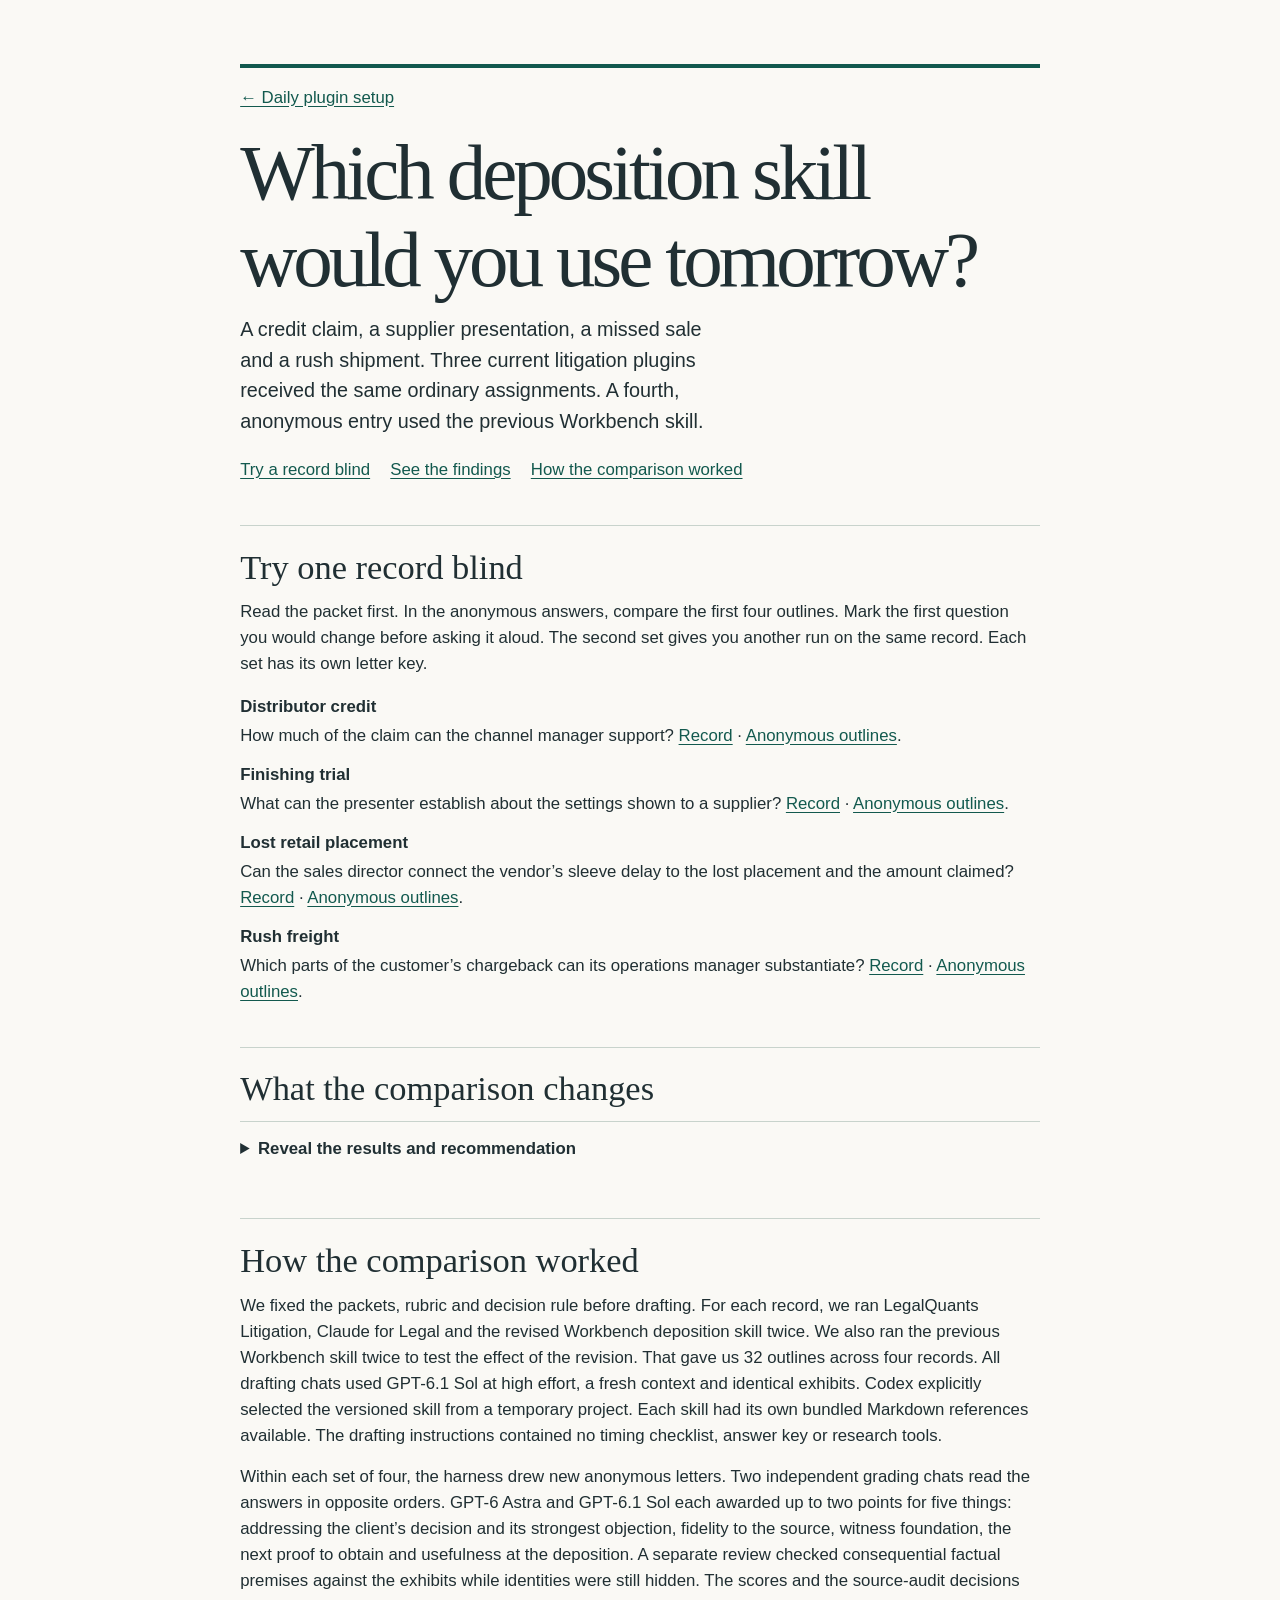
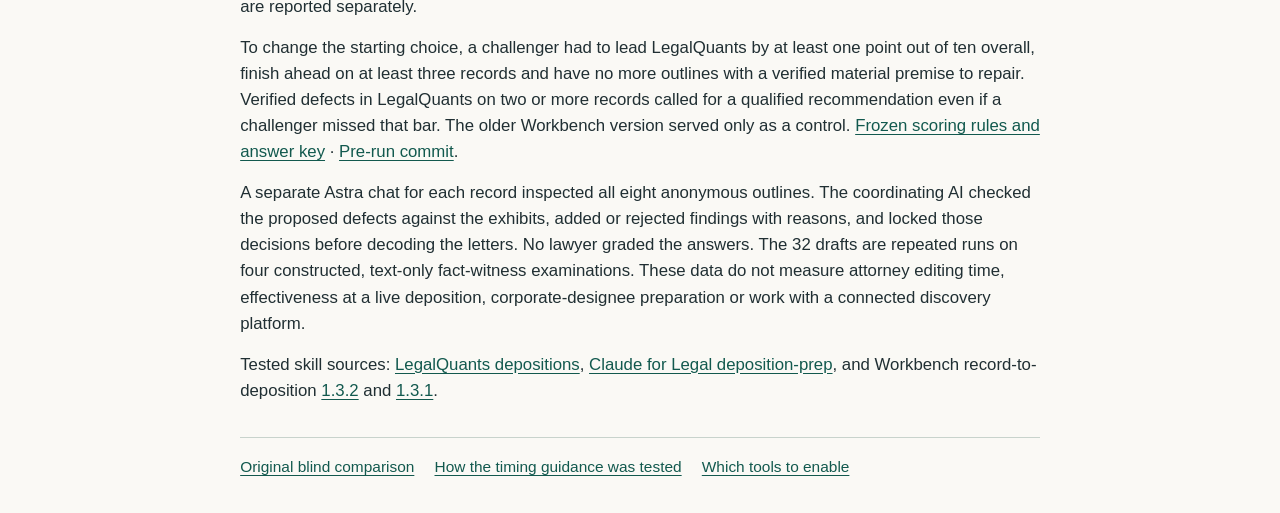
<file: docs/deposition-field-test.html>
<!doctype html>
<html lang="en">
<head>
  <meta charset="utf-8"><meta name="viewport" content="width=device-width, initial-scale=1">
  <title>Which deposition skill would you use tomorrow? · Litigation Workbench</title>
  <meta name="description" content="Try four short fictional commercial disputes, compare anonymous outlines and see what changed the recommendation for everyday deposition preparation.">
  <link rel="stylesheet" href="styles.css">
</head>
<body><main class="tool-guide comparison">
  <header><a href="tools.html#overlap">← Daily plugin setup</a>
    <h1>Which deposition skill would you use tomorrow?</h1>
    <p class="lead">A credit claim, a supplier presentation, a missed sale and a rush shipment. Three current litigation plugins received the same ordinary assignments. A fourth, anonymous entry used the previous Workbench skill.</p>
    <nav aria-label="Study"><a href="#records">Try a record blind</a><a href="#findings">See the findings</a><a href="#method">How the comparison worked</a></nav>
  </header>
  <section id="records"><h2>Try one record blind</h2>
    <p>Read the packet first. In the anonymous answers, compare the first four outlines. Mark the first question you would change before asking it aloud. The second set gives you another run on the same record. Each set has its own letter key.</p>
    <dl class="routes">
      <dt>Distributor credit</dt><dd>How much of the claim can the channel manager support? <a href="files/deposition-field-test/01-credit.txt">Record</a> · <a href="files/deposition-field-test/01-credit-outlines.txt">Anonymous outlines</a>.</dd>
      <dt>Finishing trial</dt><dd>What can the presenter establish about the settings shown to a supplier? <a href="files/deposition-field-test/02-session.txt">Record</a> · <a href="files/deposition-field-test/02-session-outlines.txt">Anonymous outlines</a>.</dd>
      <dt>Lost retail placement</dt><dd>Can the sales director connect the vendor’s sleeve delay to the lost placement and the amount claimed? <a href="files/deposition-field-test/03-retail.txt">Record</a> · <a href="files/deposition-field-test/03-retail-outlines.txt">Anonymous outlines</a>.</dd>
      <dt>Rush freight</dt><dd>Which parts of the customer’s chargeback can its operations manager substantiate? <a href="files/deposition-field-test/04-freight.txt">Record</a> · <a href="files/deposition-field-test/04-freight-outlines.txt">Anonymous outlines</a>.</dd>
    </dl>
  </section>
  <section id="findings"><h2>What the comparison changes</h2>
    <details><summary>Reveal the results and recommendation</summary>
      <p><strong>Keep LegalQuants as the everyday starting point for short fact-witness outlines. Bring in Workbench for a second read when an exhibit’s date, a witness’s memory or the order of events carries the argument.</strong> LegalQuants averaged 9.81/10 and revised Workbench 9.75. LegalQuants led on the credit and retail records, Workbench led on the supplier presentation, and all three current skills tied on freight. The order of the top two reversed between the first and second runs. Neither challenger met the switch rule.</p>
      <p>The qualification matters. The source check found a material premise to repair in six of eight LegalQuants outlines across three different records, five of eight revised Workbench outlines, and six of eight Claude for Legal outlines. Count each outline once, whether the repair was in a spoken question, a conditional follow-up or counsel’s notes. If Claude for Legal already holds your matter log, its 9.56 average gives little reason to move that matter just to draft five questions.</p>
      <div class="response"><table><caption>Average grades and material source-audit findings</caption><thead><tr><th scope="col">Skill</th><th scope="col">Mean / 10</th><th scope="col">Astra</th><th scope="col">Sol</th><th scope="col">Outlines to repair</th></tr></thead><tbody><tr><th scope="row">LegalQuants Litigation</th><td>9.81</td><td>9.75</td><td>9.88</td><td>6 of 8</td></tr><tr><th scope="row">Workbench 1.3.2</th><td>9.75</td><td>9.50</td><td>10.00</td><td>5 of 8</td></tr><tr><th scope="row">Claude for Legal</th><td>9.56</td><td>9.25</td><td>9.88</td><td>6 of 8</td></tr><tr><th scope="row">Workbench 1.3.1 (control)</th><td>9.44</td><td>9.12</td><td>9.75</td><td>7 of 8</td></tr></tbody></table></div>
      <div class="response"><table><caption>Average score by record (two runs, two graders)</caption><thead><tr><th scope="col">Record</th><th scope="col">LegalQuants</th><th scope="col">Workbench 1.3.2</th><th scope="col">Claude for Legal</th><th scope="col">Workbench 1.3.1</th></tr></thead><tbody><tr><th scope="row">Distributor credit</th><td>9.75</td><td>9.50</td><td>9.25</td><td>9.25</td></tr><tr><th scope="row">Finishing trial</th><td>9.75</td><td>10.00</td><td>9.50</td><td>9.75</td></tr><tr><th scope="row">Lost retail placement</th><td>9.75</td><td>9.50</td><td>9.50</td><td>9.25</td></tr><tr><th scope="row">Rush freight</th><td>10.00</td><td>10.00</td><td>10.00</td><td>9.50</td></tr></tbody></table></div>
      <h3>What changed with the Workbench revision?</h3>
      <p>The old Workbench averaged 9.44. The revision gained 0.31 points on the unrounded means and went from seven outlines needing a repair to five. Across the eight record-and-run pairs it scored higher five times and tied three times. Both versions located the central proof gaps in many answers. Their largest score difference was on freight, where the emails actually <em>did</em> establish the order of approval and confirmation.</p>
      <ul>
        <li><strong>What improved.</strong> Both revised freight outlines kept the 08:12 approval, 08:19 booking message and 08:32 confirmation in order. Both warned counsel that those timestamps still did not establish the instant the carrier actually booked the slot. The old first run labeled its objective “Approval before commitment.” Its spoken question supported a narrower proposition. <a href="files/deposition-field-test/04-freight-outlines.txt">Compare freight run 1, outlines A and C</a>.</li>
        <li><strong>Where a second read pays off.</strong> On the supplier presentation, a LegalQuants follow-up asked which setting the presenter remembered communicating after a qualified answer. The witness might remember showing only the yield chart. Revised Workbench’s second run distinguished remembering that no settings were communicated from having no recollection either way. Its first run still assumed the AV recording had sound. <a href="files/deposition-field-test/02-session-outlines.txt">Compare presentation run 2, outlines A and B, and run 1, outline D</a>.</li>
        <li><strong>Where all three stumbled.</strong> The vendor moved a promised sample delivery from Monday to Thursday. The sales director said this affected plans for a buyer meeting. None of the eight retail outlines escaped a repair. Some asked what the buyer said about missing mock-ups before establishing what happened at the meeting. Others assumed the director supplied the CRM loss reason. The buyer’s own email cited a margin exception. <a href="files/deposition-field-test/03-retail.txt">Read the five retail exhibits</a>.</li>
      </ul>
      <p><strong>One pass before taking an outline into the room.</strong> For each consequential follow-up, give the witness a plausible answer that qualifies the lead. Does the follow-up still make sense? On retail, ask “Did the meeting take place? What did you show? Was anything you intended to show missing?” Only if something was missing, ask whether the buyer commented and what the buyer said. Check counsel’s objective and the requested proof against the same exhibits.</p>
      <p>The graders gave full marks on 43 of 64 scorecards. Seven outlines received 10/10 from <em>both</em> graders and still needed a material edit on the masked source check. We replayed those seven, alongside the seven previously cleared double-10 outlines, to test a reusable second pass. <a href="deposition-source-check.html#results">Which premises the independent source check caught</a>.</p>
      <p><a href="files/deposition-field-test/scores.csv">Scores, identities and audit counts by run and judge (CSV)</a> · <a href="files/deposition-field-test/reviews.txt">Complete grader reasons, proposed edits and source-audit decisions</a>.</p>
    </details>
  </section>
  <section id="method"><h2>How the comparison worked</h2>
    <p>We fixed the packets, rubric and decision rule before drafting. For each record, we ran LegalQuants Litigation, Claude for Legal and the revised Workbench deposition skill twice. We also ran the previous Workbench skill twice to test the effect of the revision. That gave us 32 outlines across four records. All drafting chats used GPT-6.1 Sol at high effort, a fresh context and identical exhibits. Codex explicitly selected the versioned skill from a temporary project. Each skill had its own bundled Markdown references available. The drafting instructions contained no timing checklist, answer key or research tools.</p>
    <p>Within each set of four, the harness drew new anonymous letters. Two independent grading chats read the answers in opposite orders. GPT-6 Astra and GPT-6.1 Sol each awarded up to two points for five things: addressing the client’s decision and its strongest objection, fidelity to the source, witness foundation, the next proof to obtain and usefulness at the deposition. A separate review checked consequential factual premises against the exhibits while identities were still hidden. The scores and the source-audit decisions are reported separately.</p>
    <p>To change the starting choice, a challenger had to lead LegalQuants by at least one point out of ten overall, finish ahead on at least three records and have no more outlines with a verified material premise to repair. Verified defects in LegalQuants on two or more records called for a qualified recommendation even if a challenger missed that bar. The older Workbench version served only as a control. <a href="files/deposition-field-test/protocol.txt">Frozen scoring rules and answer key</a> · <a href="https://github.com/scarson/litigation-workbench/commit/d6d1520">Pre-run commit</a>.</p>
    <p>A separate Astra chat for each record inspected all eight anonymous outlines. The coordinating AI checked the proposed defects against the exhibits, added or rejected findings with reasons, and locked those decisions before decoding the letters. No lawyer graded the answers. The 32 drafts are repeated runs on four constructed, text-only fact-witness examinations. These data do not measure attorney editing time, effectiveness at a live deposition, corporate-designee preparation or work with a connected discovery platform.</p>
    <p>Tested skill sources: <a href="https://github.com/LegalQuants/lq-plugin-oss/tree/fa5a6681dc3cc9a08fa9ed48a5fd213057edafa0/plugins/legalquants-litigation/skills/depositions">LegalQuants depositions</a>, <a href="https://github.com/anthropics/claude-for-legal/tree/4a6c651889c97cc9140580363c73e0eb17379c2b/litigation-legal/skills/deposition-prep">Claude for Legal deposition-prep</a>, and Workbench record-to-deposition <a href="https://github.com/scarson/litigation-workbench/tree/v1.3.2/plugins/litigation-workbench/skills/record-to-deposition">1.3.2</a> and <a href="https://github.com/scarson/litigation-workbench/tree/v1.3.1/plugins/litigation-workbench/skills/record-to-deposition">1.3.1</a>.</p>
  </section>
  <footer><a href="deposition-comparison.html">Original blind comparison</a><a href="deposition-timing.html">How the timing guidance was tested</a><a href="tools.html#overlap">Which tools to enable</a></footer>
</main></body></html>
</file>
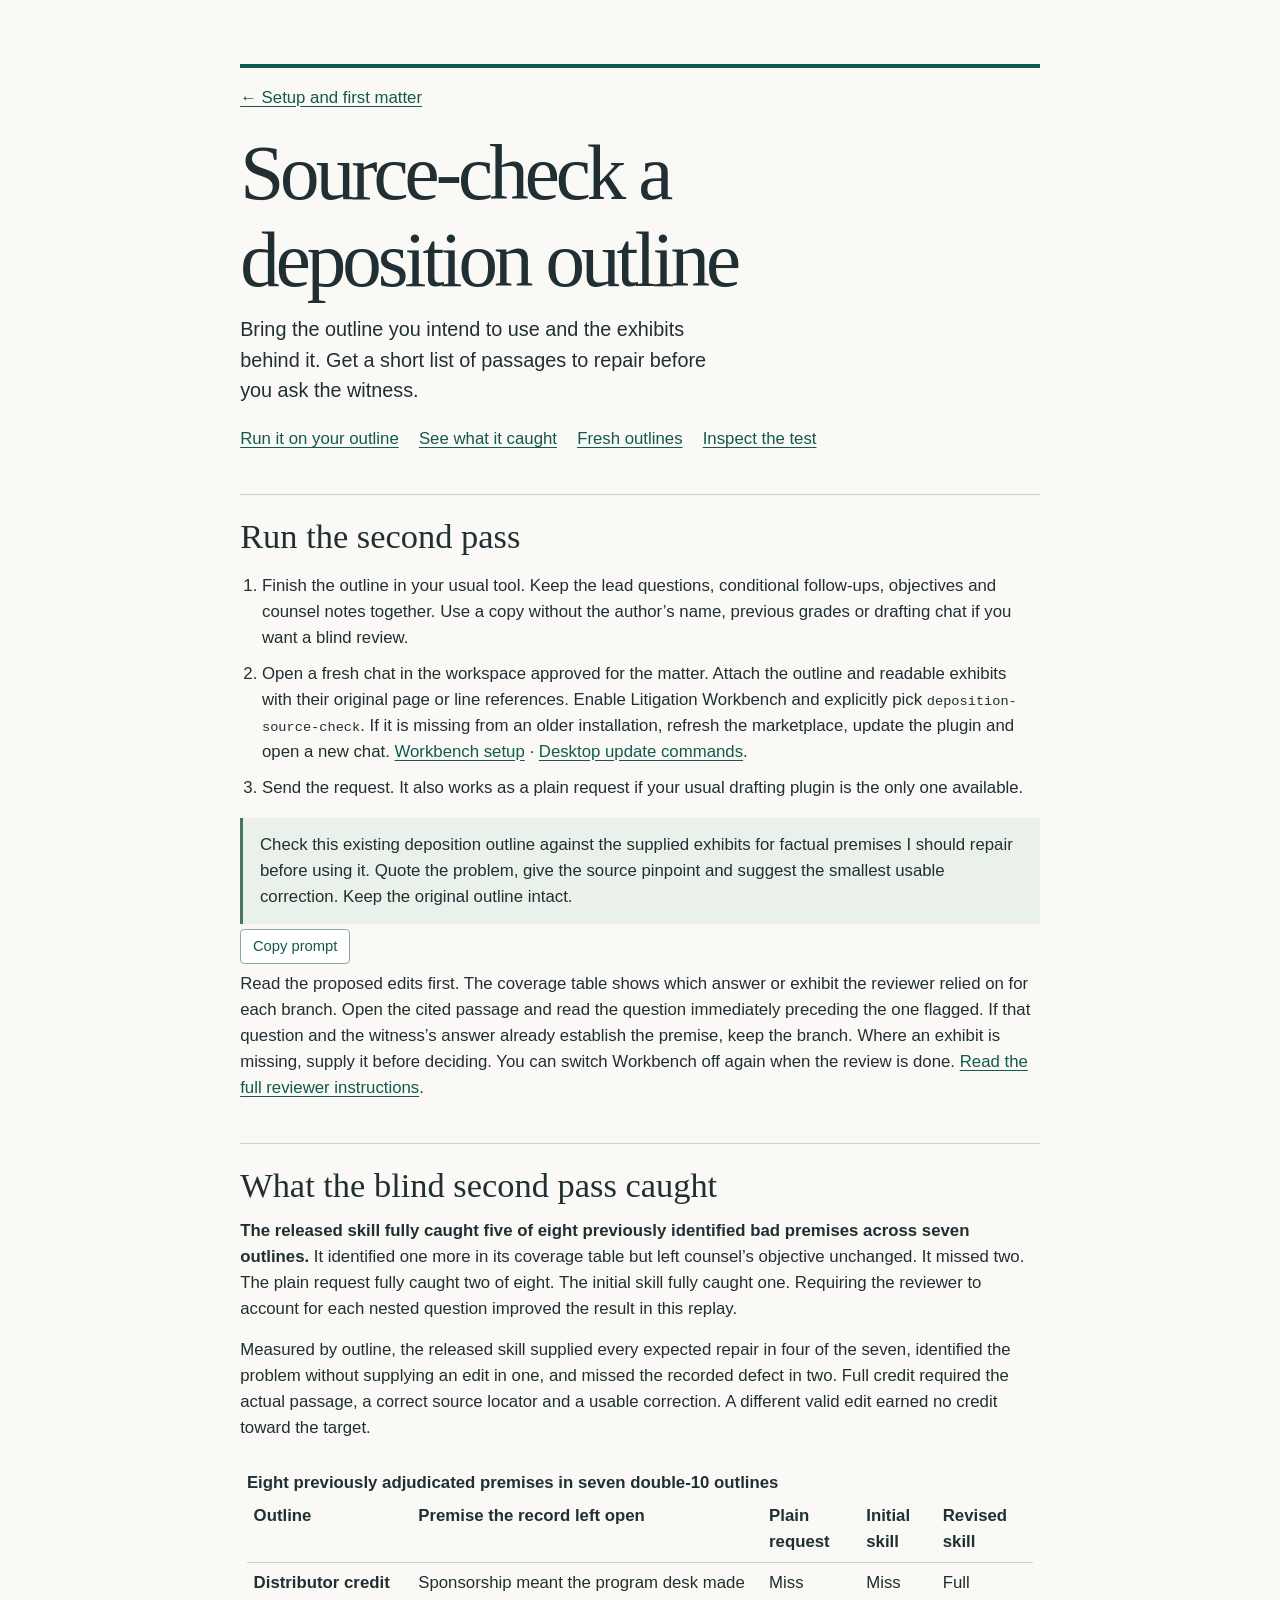
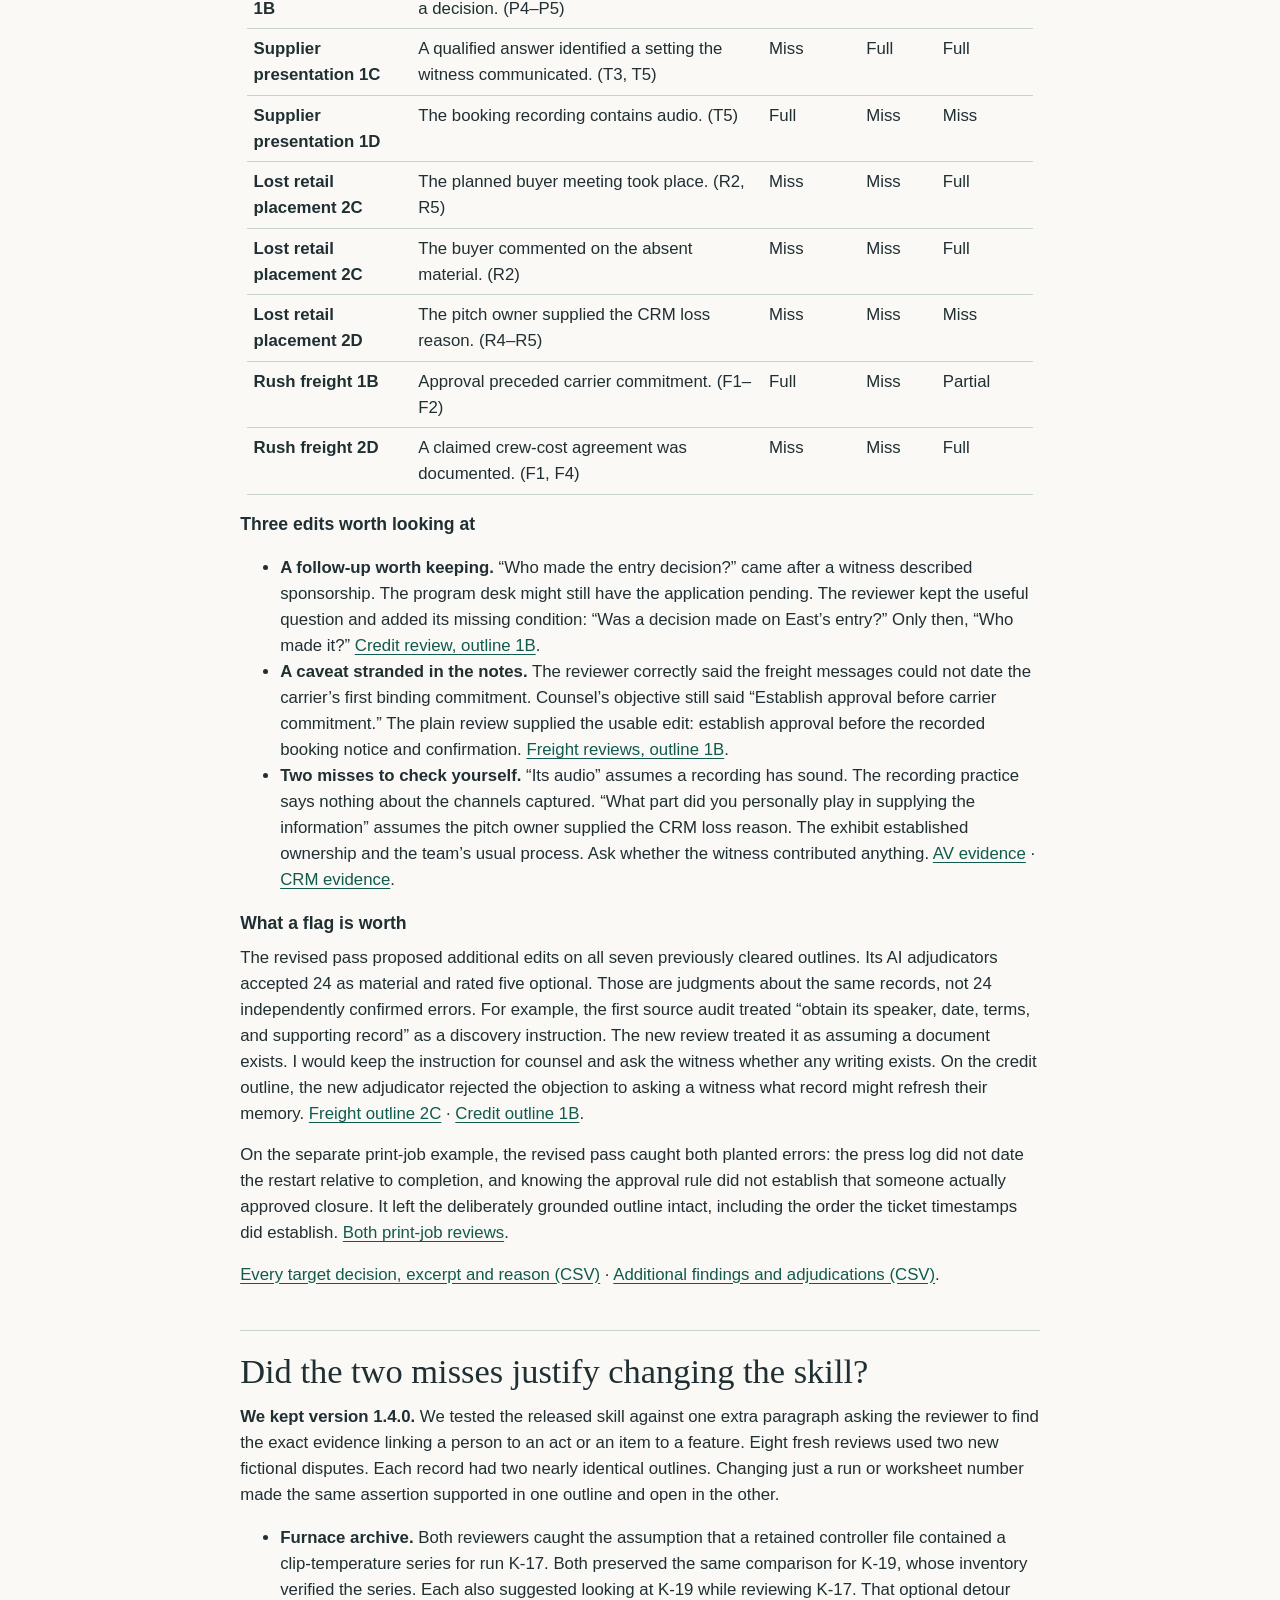
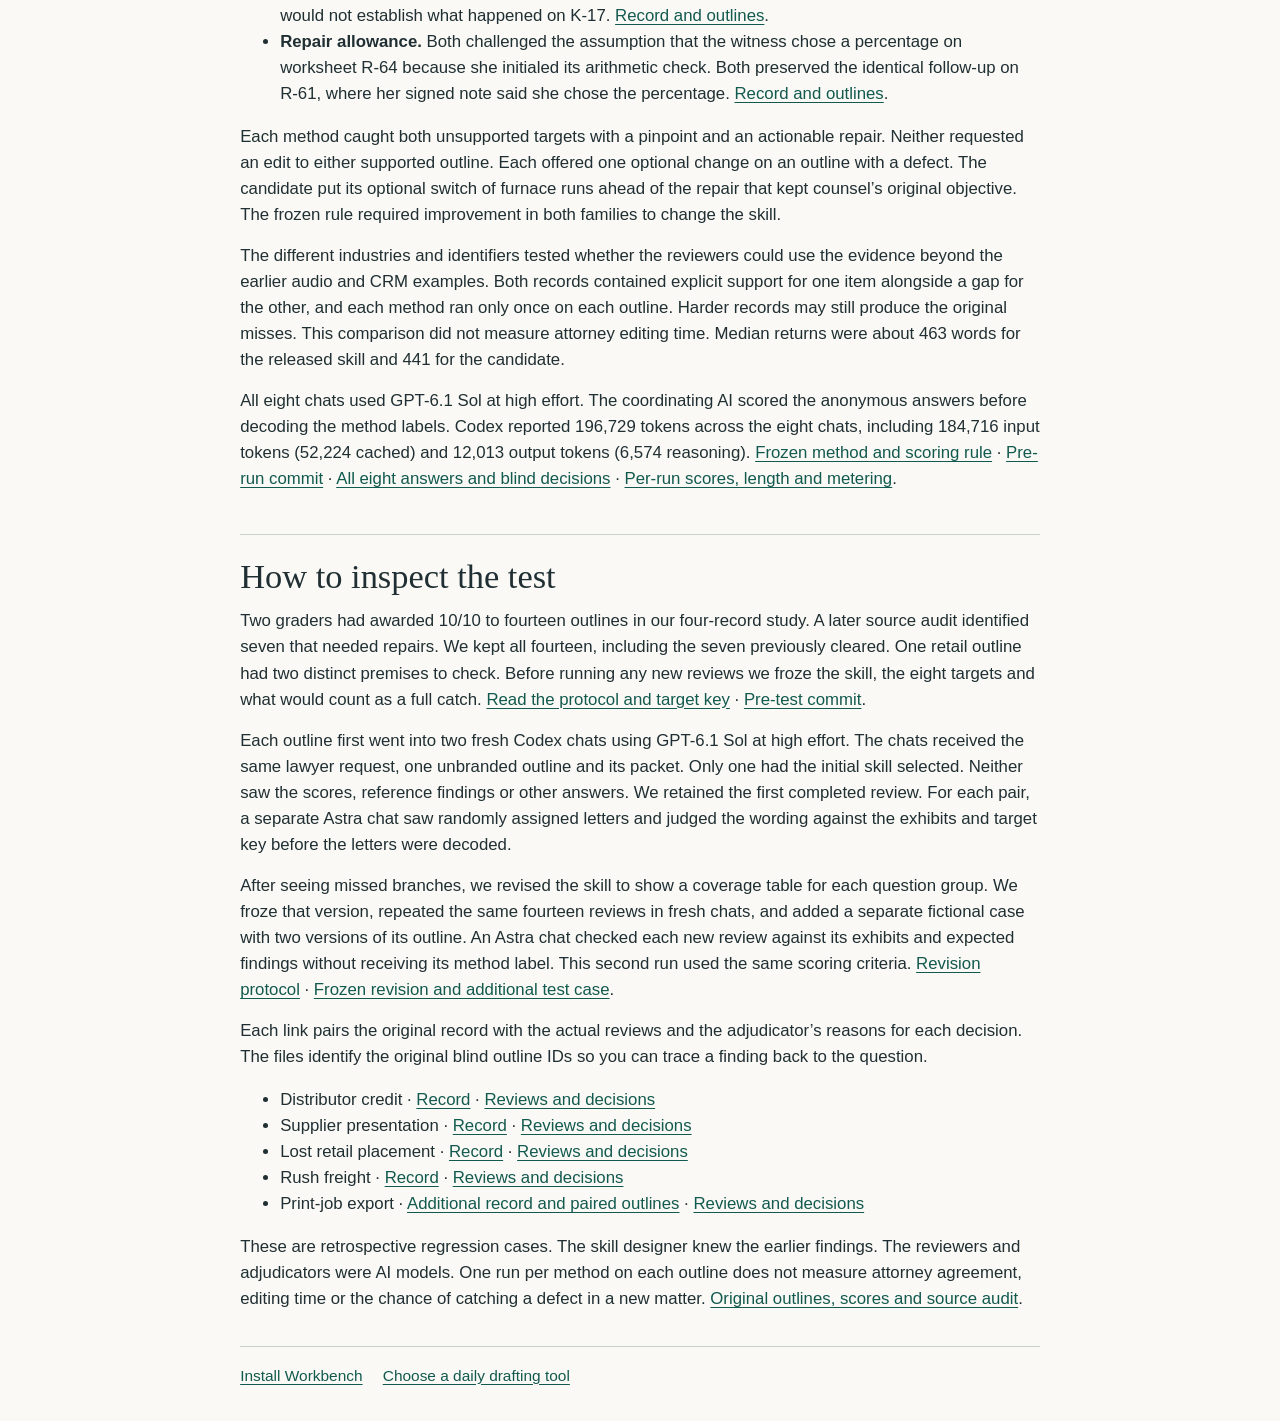
<file: docs/deposition-source-check.html>
<!doctype html>
<html lang="en">
<head>
  <meta charset="utf-8"><meta name="viewport" content="width=device-width, initial-scale=1">
  <title>Source-check a deposition outline · Litigation Workbench</title>
  <meta name="description" content="Check an existing deposition outline against its exhibits. Try the prompt and see which factual assumptions a blind second pass actually caught.">
  <link rel="stylesheet" href="styles.css"><script src="copy.js" defer></script>
</head>
<body><main class="tool-guide comparison">
  <header><a href="./#first-matter">← Setup and first matter</a>
    <h1>Source-check a deposition outline</h1>
    <p class="lead">Bring the outline you intend to use and the exhibits behind it. Get a short list of passages to repair before you ask the witness.</p>
<nav><a href="#run">Run it on your outline</a><a href="#results">See what it caught</a><a href="#transfer">Fresh outlines</a><a href="#method">Inspect the test</a></nav>
  </header>
  <section id="run"><h2>Run the second pass</h2>
    <ol><li>Finish the outline in your usual tool. Keep the lead questions, conditional follow-ups, objectives and counsel notes together. Use a copy without the author’s name, previous grades or drafting chat if you want a blind review.</li>
    <li>Open a fresh chat in the workspace approved for the matter. Attach the outline and readable exhibits with their original page or line references. Enable Litigation Workbench and explicitly pick <code>deposition-source-check</code>. If it is missing from an older installation, refresh the marketplace, update the plugin and open a new chat. <a href="./#install">Workbench setup</a> · <a href="https://github.com/scarson/litigation-workbench#install-on-your-desktop">Desktop update commands</a>.</li>
    <li>Send the request. It also works as a plain request if your usual drafting plugin is the only one available.</li></ol>
    <blockquote class="prompt">Check this existing deposition outline against the supplied exhibits for factual premises I should repair before using it. Quote the problem, give the source pinpoint and suggest the smallest usable correction. Keep the original outline intact.</blockquote>
    <p>Read the proposed edits first. The coverage table shows which answer or exhibit the reviewer relied on for each branch. Open the cited passage and read the question immediately preceding the one flagged. If that question and the witness’s answer already establish the premise, keep the branch. Where an exhibit is missing, supply it before deciding. You can switch Workbench off again when the review is done. <a href="https://github.com/scarson/litigation-workbench/blob/main/plugins/litigation-workbench/skills/deposition-source-check/SKILL.md">Read the full reviewer instructions</a>.</p>
  </section>
  <section id="results"><h2>What the blind second pass caught</h2>
    <p><strong>The released skill fully caught five of eight previously identified bad premises across seven outlines.</strong> It identified one more in its coverage table but left counsel’s objective unchanged. It missed two. The plain request fully caught two of eight. The initial skill fully caught one. Requiring the reviewer to account for each nested question improved the result in this replay.</p>
    <p>Measured by outline, the released skill supplied every expected repair in four of the seven, identified the problem without supplying an edit in one, and missed the recorded defect in two. Full credit required the actual passage, a correct source locator and a usable correction. A different valid edit earned no credit toward the target.</p>
    <div class="response"><table><caption>Eight previously adjudicated premises in seven double-10 outlines</caption><thead><tr><th scope="col">Outline</th><th scope="col">Premise the record left open</th><th scope="col">Plain request</th><th scope="col">Initial skill</th><th scope="col">Revised skill</th></tr></thead><tbody><tr><th scope="row">Distributor credit 1B</th><td>Sponsorship meant the program desk made a decision. (P4–P5)</td><td>Miss</td><td>Miss</td><td>Full</td></tr><tr><th scope="row">Supplier presentation 1C</th><td>A qualified answer identified a setting the witness communicated. (T3, T5)</td><td>Miss</td><td>Full</td><td>Full</td></tr><tr><th scope="row">Supplier presentation 1D</th><td>The booking recording contains audio. (T5)</td><td>Full</td><td>Miss</td><td>Miss</td></tr><tr><th scope="row">Lost retail placement 2C</th><td>The planned buyer meeting took place. (R2, R5)</td><td>Miss</td><td>Miss</td><td>Full</td></tr><tr><th scope="row">Lost retail placement 2C</th><td>The buyer commented on the absent material. (R2)</td><td>Miss</td><td>Miss</td><td>Full</td></tr><tr><th scope="row">Lost retail placement 2D</th><td>The pitch owner supplied the CRM loss reason. (R4–R5)</td><td>Miss</td><td>Miss</td><td>Miss</td></tr><tr><th scope="row">Rush freight 1B</th><td>Approval preceded carrier commitment. (F1–F2)</td><td>Full</td><td>Miss</td><td>Partial</td></tr><tr><th scope="row">Rush freight 2D</th><td>A claimed crew-cost agreement was documented. (F1, F4)</td><td>Miss</td><td>Miss</td><td>Full</td></tr></tbody></table></div>
    <h3>Three edits worth looking at</h3>
    <ul>
      <li><strong>A follow-up worth keeping.</strong> “Who made the entry decision?” came after a witness described sponsorship. The program desk might still have the application pending. The reviewer kept the useful question and added its missing condition: “Was a decision made on East’s entry?” Only then, “Who made it?” <a href="files/deposition-source-check/01-credit-reviews.txt">Credit review, outline 1B</a>.</li>
      <li><strong>A caveat stranded in the notes.</strong> The reviewer correctly said the freight messages could not date the carrier’s first binding commitment. Counsel’s objective still said “Establish approval before carrier commitment.” The plain review supplied the usable edit: establish approval before the recorded booking notice and confirmation. <a href="files/deposition-source-check/04-freight-reviews.txt">Freight reviews, outline 1B</a>.</li>
      <li><strong>Two misses to check yourself.</strong> “Its audio” assumes a recording has sound. The recording practice says nothing about the channels captured. “What part did you personally play in supplying the information” assumes the pitch owner supplied the CRM loss reason. The exhibit established ownership and the team’s usual process. Ask whether the witness contributed anything. <a href="files/deposition-field-test/02-session.txt">AV evidence</a> · <a href="files/deposition-field-test/03-retail.txt">CRM evidence</a>.</li>
    </ul>
    <h3>What a flag is worth</h3>
    <p>The revised pass proposed additional edits on all seven previously cleared outlines. Its AI adjudicators accepted 24 as material and rated five optional. Those are judgments about the same records, not 24 independently confirmed errors. For example, the first source audit treated “obtain its speaker, date, terms, and supporting record” as a discovery instruction. The new review treated it as assuming a document exists. I would keep the instruction for counsel and ask the witness whether any writing exists. On the credit outline, the new adjudicator rejected the objection to asking a witness what record might refresh their memory. <a href="files/deposition-source-check/04-freight-reviews.txt">Freight outline 2C</a> · <a href="files/deposition-source-check/01-credit-reviews.txt">Credit outline 1B</a>.</p>
    <p>On the separate print-job example, the revised pass caught both planted errors: the press log did not date the restart relative to completion, and knowing the approval rule did not establish that someone actually approved closure. It left the deliberately grounded outline intact, including the order the ticket timestamps did establish. <a href="files/deposition-source-check/05-export-reviews.txt">Both print-job reviews</a>.</p>
    <p><a href="files/deposition-source-check/target-results.csv">Every target decision, excerpt and reason (CSV)</a> · <a href="files/deposition-source-check/additional-findings.csv">Additional findings and adjudications (CSV)</a>.</p>
  </section>
  <section id="transfer"><h2>Did the two misses justify changing the skill?</h2>
    <p><strong>We kept version 1.4.0.</strong> We tested the released skill against one extra paragraph asking the reviewer to find the exact evidence linking a person to an act or an item to a feature. Eight fresh reviews used two new fictional disputes. Each record had two nearly identical outlines. Changing just a run or worksheet number made the same assertion supported in one outline and open in the other.</p>
    <ul>
      <li><strong>Furnace archive.</strong> Both reviewers caught the assumption that a retained controller file contained a clip-temperature series for run K-17. Both preserved the same comparison for K-19, whose inventory verified the series. Each also suggested looking at K-19 while reviewing K-17. That optional detour would not establish what happened on K-17. <a href="files/deposition-transfer/thermal.txt">Record and outlines</a>.</li>
      <li><strong>Repair allowance.</strong> Both challenged the assumption that the witness chose a percentage on worksheet R-64 because she initialed its arithmetic check. Both preserved the identical follow-up on R-61, where her signed note said she chose the percentage. <a href="files/deposition-transfer/reserve.txt">Record and outlines</a>.</li>
    </ul>
    <p>Each method caught both unsupported targets with a pinpoint and an actionable repair. Neither requested an edit to either supported outline. Each offered one optional change on an outline with a defect. The candidate put its optional switch of furnace runs ahead of the repair that kept counsel’s original objective. The frozen rule required improvement in both families to change the skill.</p>
    <p>The different industries and identifiers tested whether the reviewers could use the evidence beyond the earlier audio and CRM examples. Both records contained explicit support for one item alongside a gap for the other, and each method ran only once on each outline. Harder records may still produce the original misses. This comparison did not measure attorney editing time. Median returns were about 463 words for the released skill and 441 for the candidate.</p>
    <p>All eight chats used GPT-6.1 Sol at high effort. The coordinating AI scored the anonymous answers before decoding the method labels. Codex reported 196,729 tokens across the eight chats, including 184,716 input tokens (52,224 cached) and 12,013 output tokens (6,574 reasoning). <a href="files/deposition-transfer/method.txt">Frozen method and scoring rule</a> · <a href="https://github.com/scarson/litigation-workbench/commit/45afe24">Pre-run commit</a> · <a href="files/deposition-transfer/reviews.txt">All eight answers and blind decisions</a> · <a href="files/deposition-transfer/results.csv">Per-run scores, length and metering</a>.</p>
  </section>
  <section id="method"><h2>How to inspect the test</h2>
    <p>Two graders had awarded 10/10 to fourteen outlines in our four-record study. A later source audit identified seven that needed repairs. We kept all fourteen, including the seven previously cleared. One retail outline had two distinct premises to check. Before running any new reviews we froze the skill, the eight targets and what would count as a full catch. <a href="files/deposition-source-check/protocol.txt">Read the protocol and target key</a> · <a href="https://github.com/scarson/litigation-workbench/commit/697df4f">Pre-test commit</a>.</p>
    <p>Each outline first went into two fresh Codex chats using GPT-6.1 Sol at high effort. The chats received the same lawyer request, one unbranded outline and its packet. Only one had the initial skill selected. Neither saw the scores, reference findings or other answers. We retained the first completed review. For each pair, a separate Astra chat saw randomly assigned letters and judged the wording against the exhibits and target key before the letters were decoded.</p>
    <p>After seeing missed branches, we revised the skill to show a coverage table for each question group. We froze that version, repeated the same fourteen reviews in fresh chats, and added a separate fictional case with two versions of its outline. An Astra chat checked each new review against its exhibits and expected findings without receiving its method label. This second run used the same scoring criteria. <a href="files/deposition-source-check/retest.txt">Revision protocol</a> · <a href="https://github.com/scarson/litigation-workbench/commit/f683170">Frozen revision and additional test case</a>.</p>
    <p>Each link pairs the original record with the actual reviews and the adjudicator’s reasons for each decision. The files identify the original blind outline IDs so you can trace a finding back to the question.</p>
    <ul>
      <li>Distributor credit · <a href="files/deposition-field-test/01-credit.txt">Record</a> · <a href="files/deposition-source-check/01-credit-reviews.txt">Reviews and decisions</a></li>
      <li>Supplier presentation · <a href="files/deposition-field-test/02-session.txt">Record</a> · <a href="files/deposition-source-check/02-session-reviews.txt">Reviews and decisions</a></li>
      <li>Lost retail placement · <a href="files/deposition-field-test/03-retail.txt">Record</a> · <a href="files/deposition-source-check/03-retail-reviews.txt">Reviews and decisions</a></li>
      <li>Rush freight · <a href="files/deposition-field-test/04-freight.txt">Record</a> · <a href="files/deposition-source-check/04-freight-reviews.txt">Reviews and decisions</a></li>
      <li>Print-job export · <a href="files/deposition-source-check/export-pair.txt">Additional record and paired outlines</a> · <a href="files/deposition-source-check/05-export-reviews.txt">Reviews and decisions</a></li>
    </ul>
    <p>These are retrospective regression cases. The skill designer knew the earlier findings. The reviewers and adjudicators were AI models. One run per method on each outline does not measure attorney agreement, editing time or the chance of catching a defect in a new matter. <a href="deposition-field-test.html">Original outlines, scores and source audit</a>.</p>
  </section>
  <footer><a href="./#install">Install Workbench</a><a href="tools.html#overlap">Choose a daily drafting tool</a></footer>
</main></body></html>
</file>
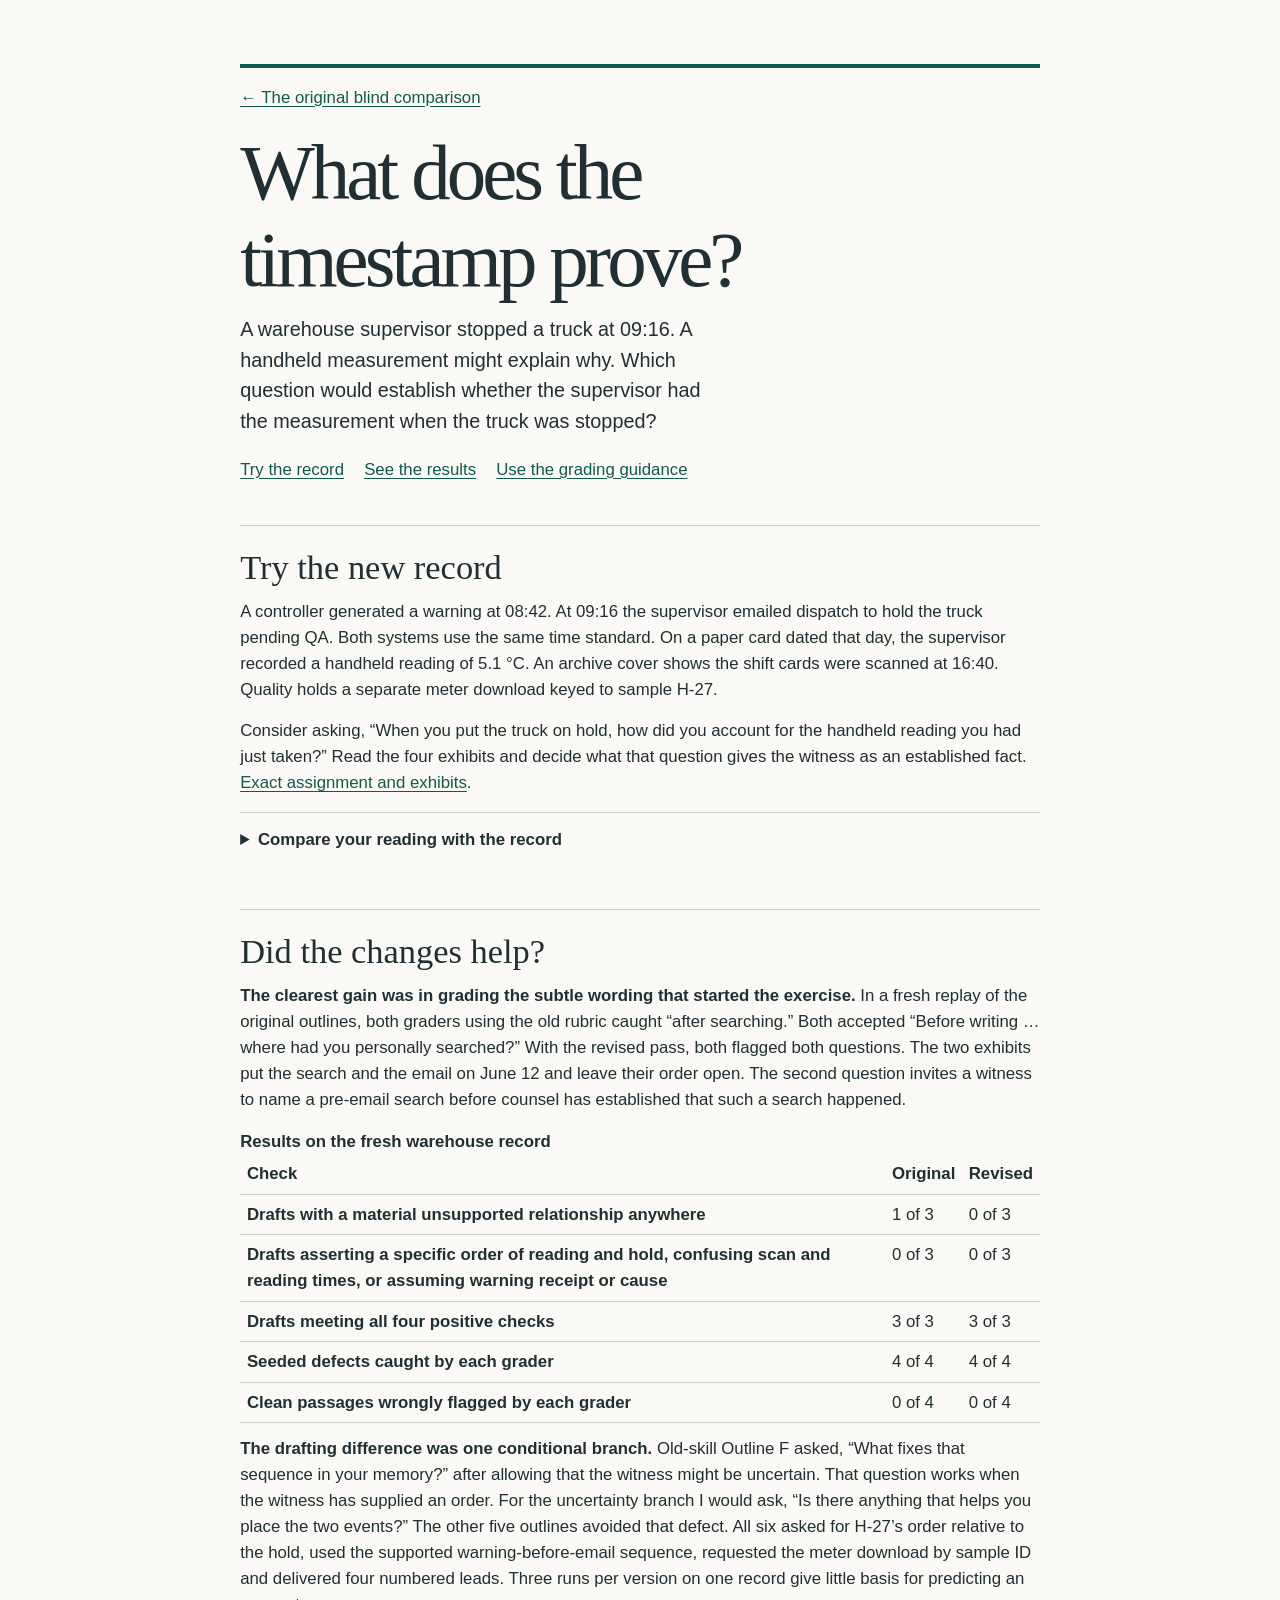
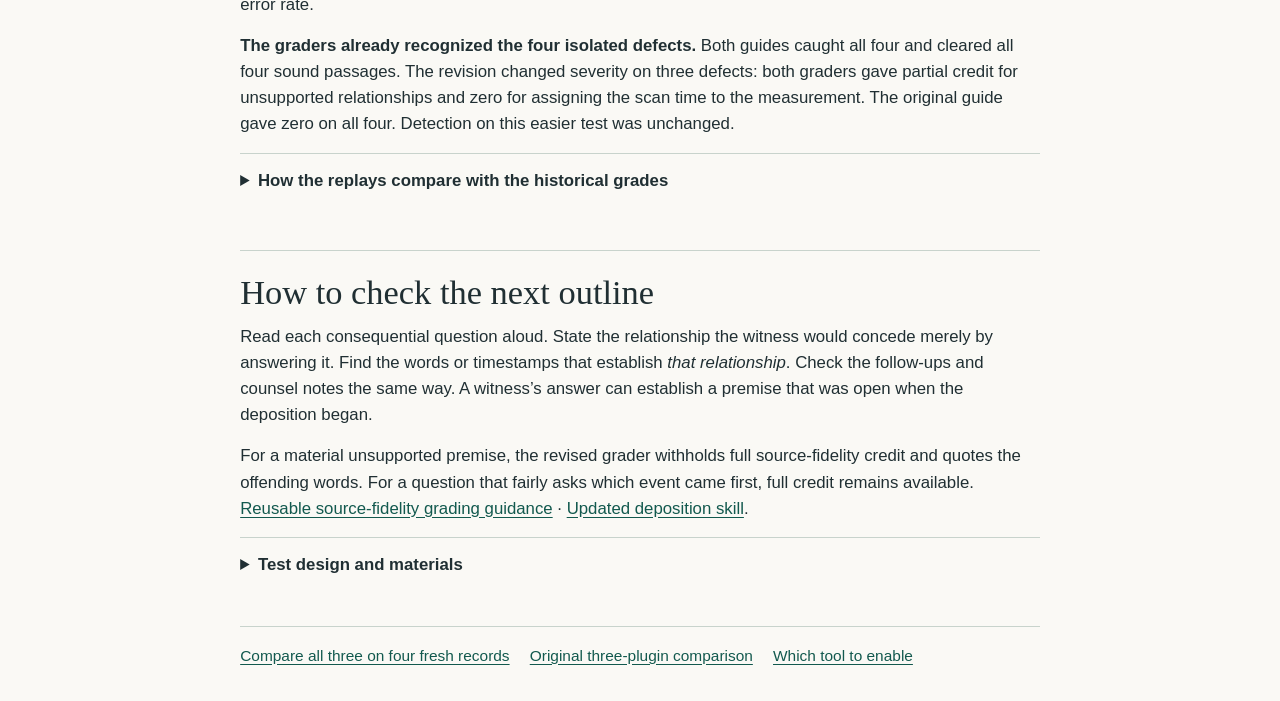
<file: docs/deposition-timing.html>
<!doctype html>
<html lang="en">
<head>
  <meta charset="utf-8"><meta name="viewport" content="width=device-width, initial-scale=1">
  <title>What does the timestamp prove? · Litigation Workbench</title>
  <meta name="description" content="Use a fictional warehouse dispute to test a deposition question's timing premise. Compare the original and revised Workbench skill and blind grading guidance.">
  <link rel="stylesheet" href="styles.css">
</head>
<body><main class="tool-guide comparison">
  <header><a href="deposition-comparison.html">← The original blind comparison</a>
    <h1>What does the timestamp prove?</h1>
    <p class="lead">A warehouse supervisor stopped a truck at 09:16. A handheld measurement might explain why. Which question would establish whether the supervisor had the measurement when the truck was stopped?</p>
    <nav aria-label="Timing exercise"><a href="#record">Try the record</a><a href="#results">See the results</a><a href="#guidance">Use the grading guidance</a></nav>
  </header>
  <section id="record"><h2>Try the new record</h2>
    <p>A controller generated a warning at 08:42. At 09:16 the supervisor emailed dispatch to hold the truck pending QA. Both systems use the same time standard. On a paper card dated that day, the supervisor recorded a handheld reading of 5.1 °C. An archive cover shows the shift cards were scanned at 16:40. Quality holds a separate meter download keyed to sample H-27.</p>
    <p>Consider asking, “When you put the truck on hold, how did you account for the handheld reading you had just taken?” Read the four exhibits and decide what that question gives the witness as an established fact. <a href="files/deposition-timing/assignment.txt">Exact assignment and exhibits</a>.</p>
    <details><summary>Compare your reading with the record</summary>
      <p>The controller generated a warning 34 minutes before the email. Its export says nothing about who saw it. The shift card establishes the day of the reading. The cover dates the scan. To test the shipper’s theory, ask, “Had you taken H-27 when you sent the hold email, or can you tell?” Then ask what information prompted the hold and obtain the meter download to check the answer. <a href="files/deposition-timing/grading-items.txt">Try eight more questions, branches and notes</a>.</p>
    </details>
  </section>
  <section id="results"><h2>Did the changes help?</h2>
    <p><strong>The clearest gain was in grading the subtle wording that started the exercise.</strong> In a fresh replay of the original outlines, both graders using the old rubric caught “after searching.” Both accepted “Before writing … where had you personally searched?” With the revised pass, both flagged both questions. The two exhibits put the search and the email on June 12 and leave their order open. The second question invites a witness to name a pre-email search before counsel has established that such a search happened.</p>
    <table><caption>Results on the fresh warehouse record</caption>
      <thead><tr><th scope="col">Check</th><th scope="col">Original</th><th scope="col">Revised</th></tr></thead>
      <tbody>
        <tr><th scope="row">Drafts with a material unsupported relationship anywhere</th><td>1 of 3</td><td>0 of 3</td></tr>
        <tr><th scope="row">Drafts asserting a specific order of reading and hold, confusing scan and reading times, or assuming warning receipt or cause</th><td>0 of 3</td><td>0 of 3</td></tr>
        <tr><th scope="row">Drafts meeting all four positive checks</th><td>3 of 3</td><td>3 of 3</td></tr>
        <tr><th scope="row">Seeded defects caught by each grader</th><td>4 of 4</td><td>4 of 4</td></tr>
        <tr><th scope="row">Clean passages wrongly flagged by each grader</th><td>0 of 4</td><td>0 of 4</td></tr>
      </tbody>
    </table>
    <p><strong>The drafting difference was one conditional branch.</strong> Old-skill Outline F asked, “What fixes that sequence in your memory?” after allowing that the witness might be uncertain. That question works when the witness has supplied an order. For the uncertainty branch I would ask, “Is there anything that helps you place the two events?” The other five outlines avoided that defect. All six asked for H-27’s order relative to the hold, used the supported warning-before-email sequence, requested the meter download by sample ID and delivered four numbered leads. Three runs per version on one record give little basis for predicting an error rate.</p>
    <p><strong>The graders already recognized the four isolated defects.</strong> Both guides caught all four and cleared all four sound passages. The revision changed severity on three defects: both graders gave partial credit for unsupported relationships and zero for assigning the scan time to the measurement. The original guide gave zero on all four. Detection on this easier test was unchanged.</p>
    <details><summary>How the replays compare with the historical grades</summary>
      <p>On the original record, the historical graders gave A, B and C full source-fidelity credit. In the supplemental fresh replay, both old-guide graders gave A/B/C <strong>1/2/2</strong> points respectively, each out of two. With the revision, Astra gave <strong>1/1/1</strong> and Sol gave <strong>1/1/2</strong>. The disagreement on C concerned a different branch: if Reed describes an additional search, asking when he searched <em>the register</em> assumes the location. Astra flagged it; Sol accepted the branch. Asking “Where did you search?” first resolves the issue.</p>
      <p>The original letters identify Workbench (A), LegalQuants (B), and Claude for Legal (C). The graders received the anonymous text only. This supplemental replay uses the same record, model pair, order and prompt within each old/new comparison. The old-guide rerun also shows why comparing only to the historical scores would overstate the gain. <a href="deposition-comparison.html#results">Original outlines and locked historical scores</a>.</p>
    </details>
  </section>
  <section id="guidance"><h2>How to check the next outline</h2>
    <p>Read each consequential question aloud. State the relationship the witness would concede merely by answering it. Find the words or timestamps that establish <em>that relationship</em>. Check the follow-ups and counsel notes the same way. A witness’s answer can establish a premise that was open when the deposition began.</p>
    <p>For a material unsupported premise, the revised grader withholds full source-fidelity credit and quotes the offending words. For a question that fairly asks which event came first, full credit remains available. <a href="files/deposition-timing/grading-guidance.txt">Reusable source-fidelity grading guidance</a> · <a href="https://github.com/scarson/litigation-workbench/blob/main/plugins/litigation-workbench/skills/record-to-deposition/SKILL.md">Updated deposition skill</a>.</p>
  </section>
  <details><summary>Test design and materials</summary>
    <p>We committed the assignment, eight control passages, answer key, new skill language and scoring rules before running the models. Each skill version received three fresh local Codex chats with the same packet, model (GPT-6.1 Sol), high reasoning effort and output instructions. Each chat explicitly selected the corresponding skill file. We retained all six completed outlines, shuffled their labels and audited their questions, follow-ups and notes against the fixed key before opening the version mapping.</p>
    <p>For the separate grading test, GPT-6 Astra and GPT-6.1 Sol each scored the same eight passages in two fresh chats at high effort. One chat used the original source-fidelity criterion. The other added the new guidance. The two models saw reverse orders, with order held constant within each model. Each judged four seeded defects and four clean controls without the answer key. Neither counts as an attorney reviewer.</p>
    <p><a href="files/deposition-timing/protocol.txt">Frozen protocol and answer key</a> · <a href="https://github.com/scarson/litigation-workbench/commit/a000d9d">Pre-run commit</a> · <a href="files/deposition-timing/trial-records.txt">Six outlines, audit decisions and grader returns</a>.</p>
  </details>
  <footer><a href="deposition-field-test.html">Compare all three on four fresh records</a><a href="deposition-comparison.html">Original three-plugin comparison</a><a href="tools.html#overlap">Which tool to enable</a></footer>
</main></body></html>
</file>
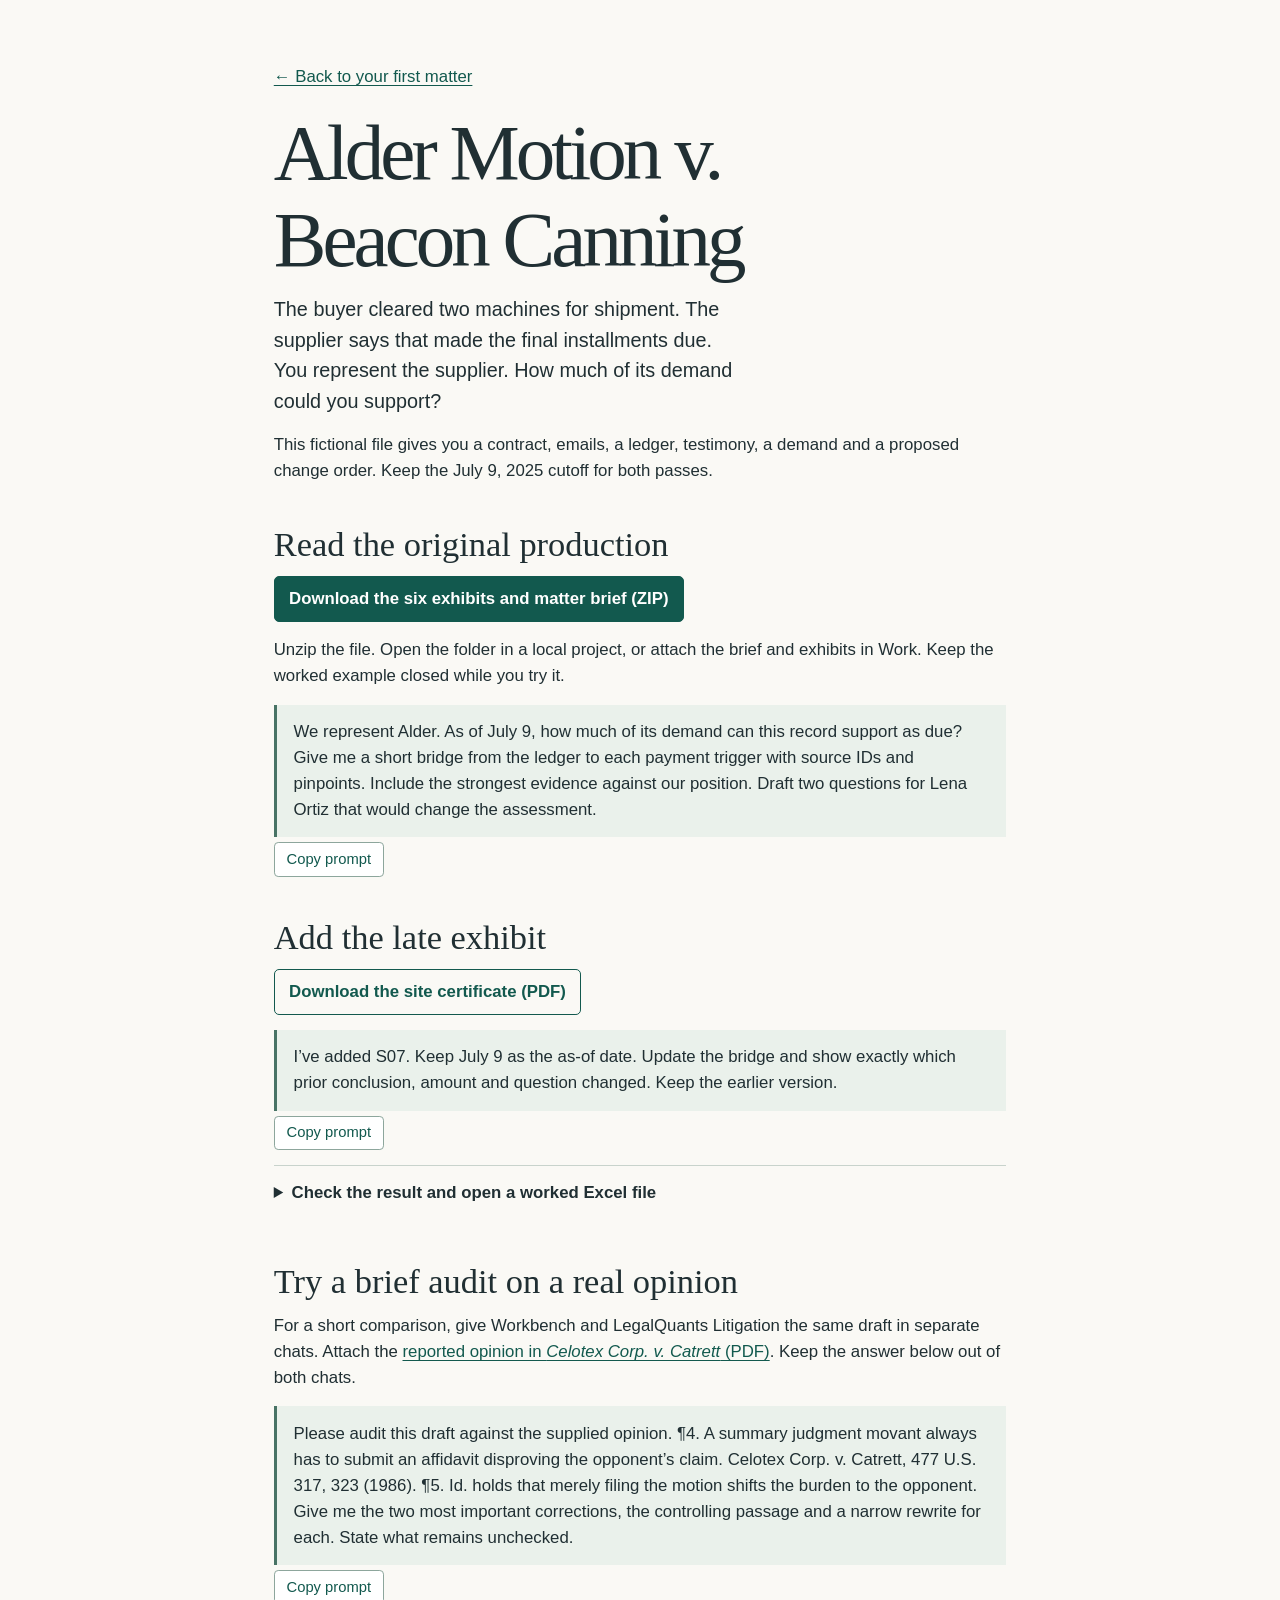
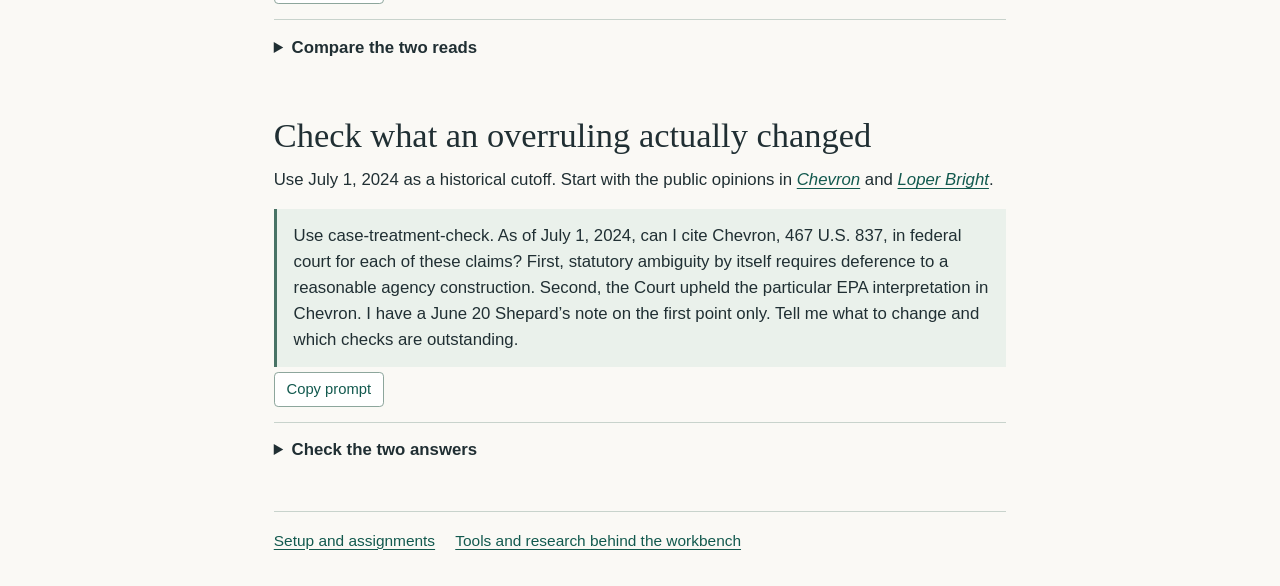
<file: docs/practice.html>
<!doctype html>
<html lang="en"><head>
  <meta charset="utf-8"><meta name="viewport" content="width=device-width, initial-scale=1">
  <title>Fictional matter and worked example · Litigation Workbench</title>
  <link rel="stylesheet" href="styles.css"><script src="copy.js" defer></script>
</head><body><main class="reading">
  <header><a href="./#first-matter">← Back to your first matter</a>
    <h1>Alder Motion v. Beacon Canning</h1>
    <p class="lead">The buyer cleared two machines for shipment. The supplier says that made the final installments due. You represent the supplier. How much of its demand could you support?</p>
    <p>This fictional file gives you a contract, emails, a ledger, testimony, a demand and a proposed change order. Keep the July 9, 2025 cutoff for both passes.</p>
  </header>
  <section><h2>Read the original production</h2>
    <p><a class="button primary" href="files/alder-initial-record.zip" download>Download the six exhibits and matter brief (ZIP)</a></p>
    <p>Unzip the file. Open the folder in a local project, or attach the brief and exhibits in Work. Keep the worked example closed while you try it.</p>
    <blockquote class="prompt">We represent Alder. As of July 9, how much of its demand can this record support as due? Give me a short bridge from the ledger to each payment trigger with source IDs and pinpoints. Include the strongest evidence against our position. Draft two questions for Lena Ortiz that would change the assessment.</blockquote>
  </section>
  <section><h2>Add the late exhibit</h2>
    <p><a class="button" href="files/S07-site-certificate.pdf" download>Download the site certificate (PDF)</a></p>
    <blockquote class="prompt">I’ve added S07. Keep July 9 as the as-of date. Update the bridge and show exactly which prior conclusion, amount and question changed. Keep the earlier version.</blockquote>
    <details><summary>Check the result and open a worked Excel file</summary>
      <p><strong>Initial file.</strong> S03 L01–L07 records $378,000 invoiced and $288,000 received. The $90,000 open equals the demand in S05 D1. No part of that balance has a documented payment trigger in the first production. Ortiz cleared shipment and reserved site testing (S02 M2). Park conceded that qualification (S04, printed p. 24, lines 5–15).</p>
      <p><strong>With S07.</strong> The book balance stays $90,000. Ortiz was the second signer for Line A on June 17 (BC0041 C3–C4). Under S01 AM0001 §2.2, June 18 is day one and $42,000 was due June 27. Line B ($30,000) and guarding ($18,000) still lack the necessary proof. The record supplies no amount for the potential backcharge (S05 D3).</p>
      <p><strong>Change the question.</strong> Ask Ortiz to identify what her June 17 signature covered and whether she can identify a later signed certificate for B. Keep Park’s interpretation of the June 6 email attributed to Park.</p>
      <p><a href="files/alder-damages.xlsx" download>Open the worked reconciliation (Excel)</a>. Trace the $42,000 from the contract to the certificate and the ledger.</p>
    </details>
  </section>
  <section id="brief-audit"><h2>Try a brief audit on a real opinion</h2>
    <p>For a short comparison, give Workbench and LegalQuants Litigation the same draft in separate chats. Attach the <a href="https://tile.loc.gov/storage-services/service/ll/usrep/usrep477/usrep477317/usrep477317.pdf">reported opinion in <i>Celotex Corp. v. Catrett</i> (PDF)</a>. Keep the answer below out of both chats.</p>
    <blockquote class="prompt">Please audit this draft against the supplied opinion. ¶4. A summary judgment movant always has to submit an affidavit disproving the opponent’s claim. Celotex Corp. v. Catrett, 477 U.S. 317, 323 (1986). ¶5. Id. holds that merely filing the motion shifts the burden to the opponent. Give me the two most important corrections, the controlling passage and a narrow rewrite for each. State what remains unchecked.</blockquote>
    <details><summary>Compare the two reads</summary>
      <p>The citation identifies a real decision. At reporter page 323 the majority rejects a universal requirement to submit negating affidavits. It also requires the movant to explain the basis for the motion and identify the relevant record. Pages 322–25 address an essential element on which the opponent bears the trial burden. The explicit discussion of a conclusory assertion at 328 is in Justice White’s concurrence.</p>
      <p>Count the two substantive corrections, check each pinpoint, and flag any unnecessary edit, wrong speaker or unsupported claim about present treatment. Time the fixes you still have to make. Choose the workflow that gets you to a version you would use with the least correction. <a href="https://tile.loc.gov/storage-services/service/ll/usrep/usrep477/usrep477317/usrep477317.pdf#page=7">Read reporter page 323</a>.</p>
    </details>
  </section>
  <section id="treatment"><h2>Check what an overruling actually changed</h2>
    <p>Use July 1, 2024 as a historical cutoff. Start with the public opinions in <a href="https://tile.loc.gov/storage-services/service/ll/usrep/usrep467/usrep467837/usrep467837.pdf"><i>Chevron</i></a> and <a href="https://www.supremecourt.gov/opinions/23pdf/603us1r54_o7jp.pdf"><i>Loper Bright</i></a>.</p>
    <blockquote class="prompt">Use case-treatment-check. As of July 1, 2024, can I cite Chevron, 467 U.S. 837, in federal court for each of these claims? First, statutory ambiguity by itself requires deference to a reasonable agency construction. Second, the Court upheld the particular EPA interpretation in Chevron. I have a June 20 Shepard’s note on the first point only. Tell me what to change and which checks are outstanding.</blockquote>
    <details><summary>Check the two answers</summary>
      <p><strong>Withdraw the deference sentence.</strong> On June 28, the majority in <i>Loper Bright</i> overruled the framework. A June 20 check misses that decision. <strong>Narrow the second sentence</strong> to the historical EPA holding. The majority expressly preserved statutory stare decisis for prior holdings on particular agency actions, including the one in <i>Chevron</i>. The old note covers only deference. Record a separate pending check for this point. <a href="https://www.supremecourt.gov/opinions/23pdf/603us1r54_o7jp.pdf#page=45">603 U.S. 369, 412–13 (2024)</a>.</p>
    </details>
  </section>
  <footer><a href="./">Setup and assignments</a><a href="https://github.com/scarson/litigation-workbench/blob/main/LEGAL-TOOLS.md">Tools and research behind the workbench</a></footer>
</main></body></html>
</file>
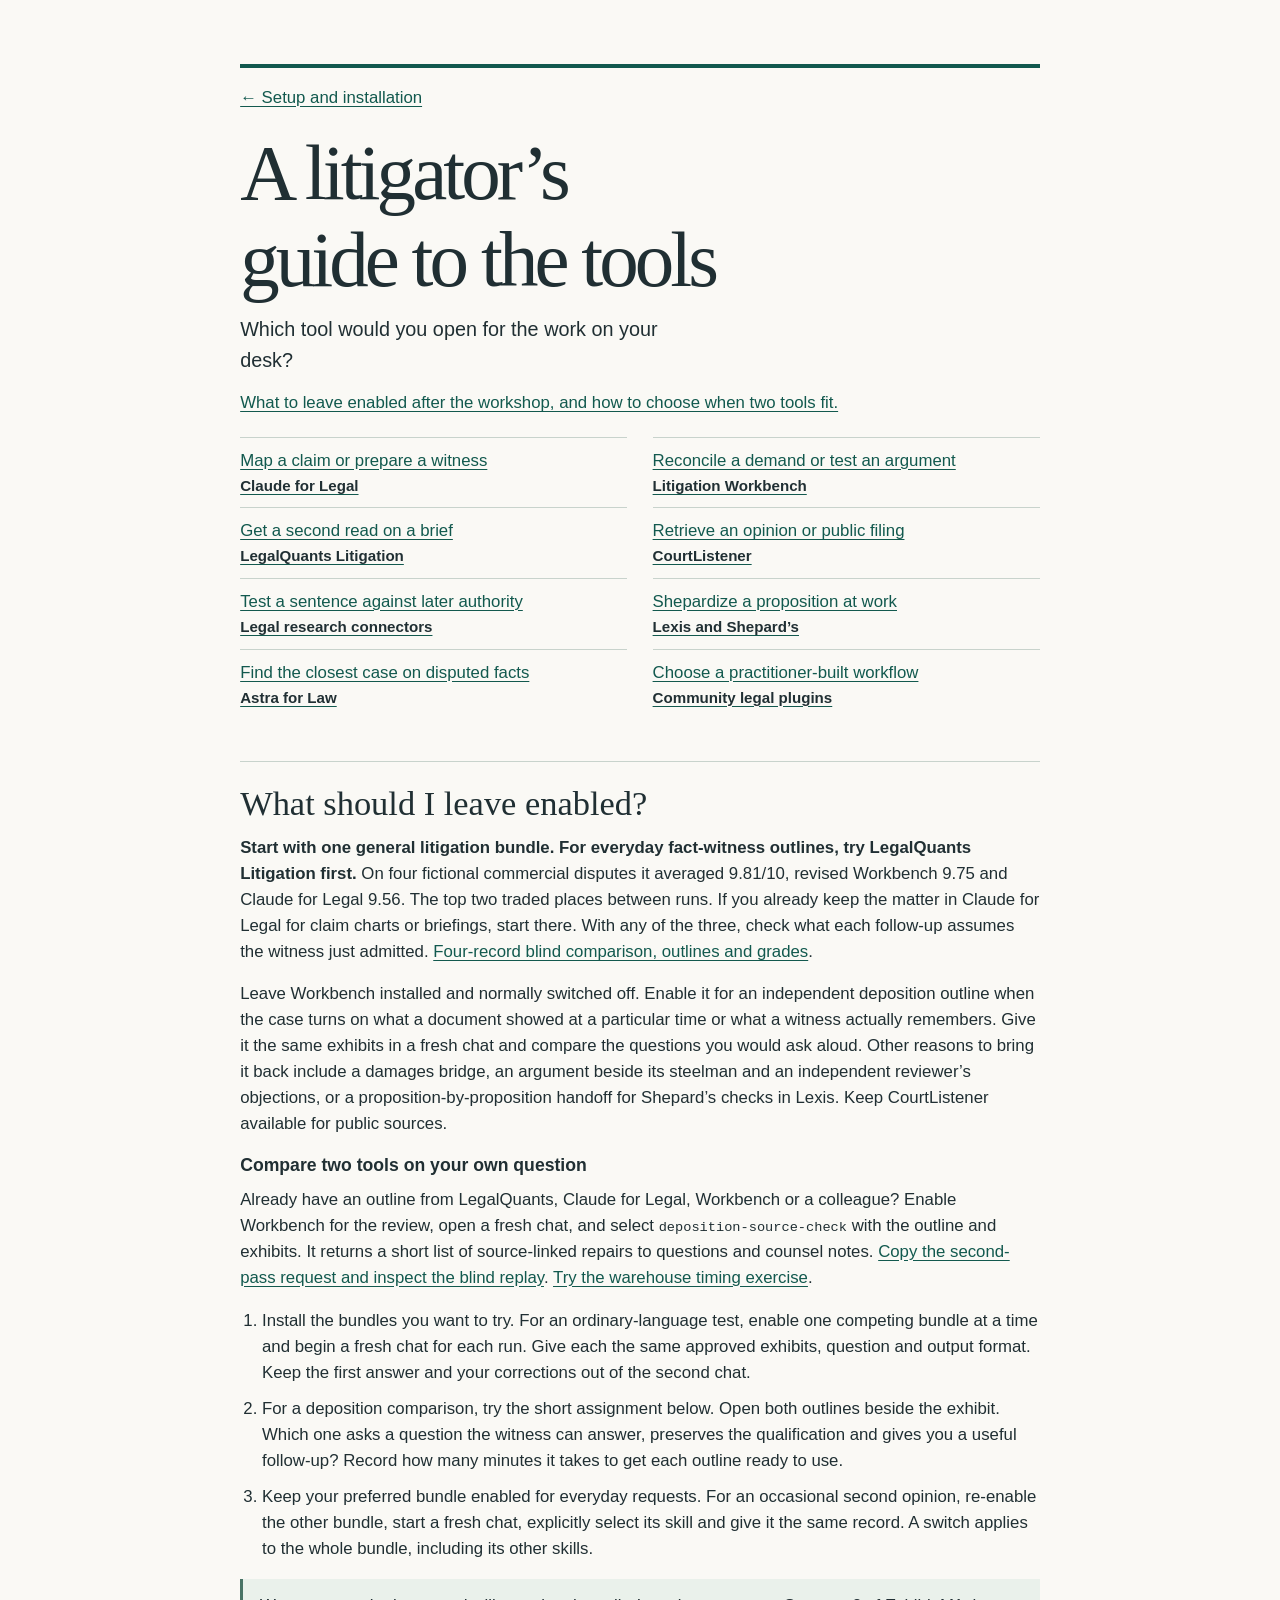
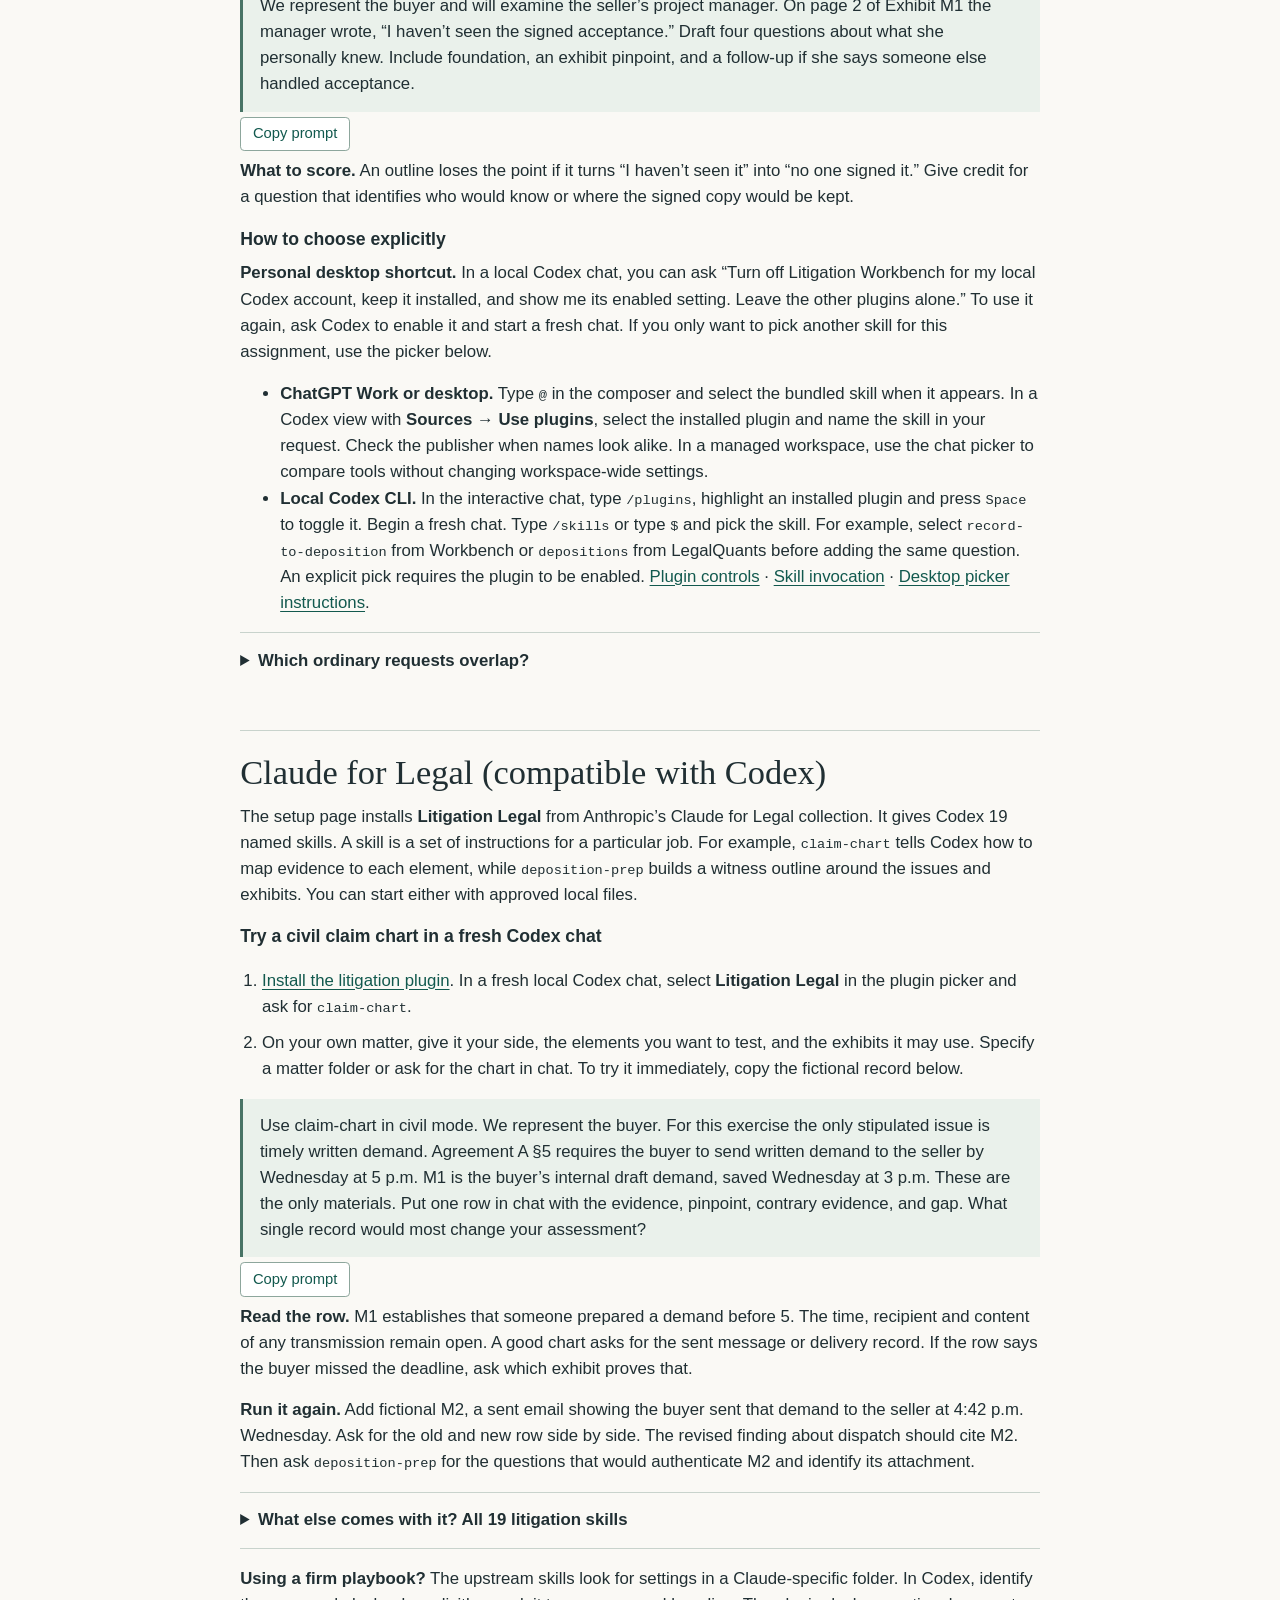
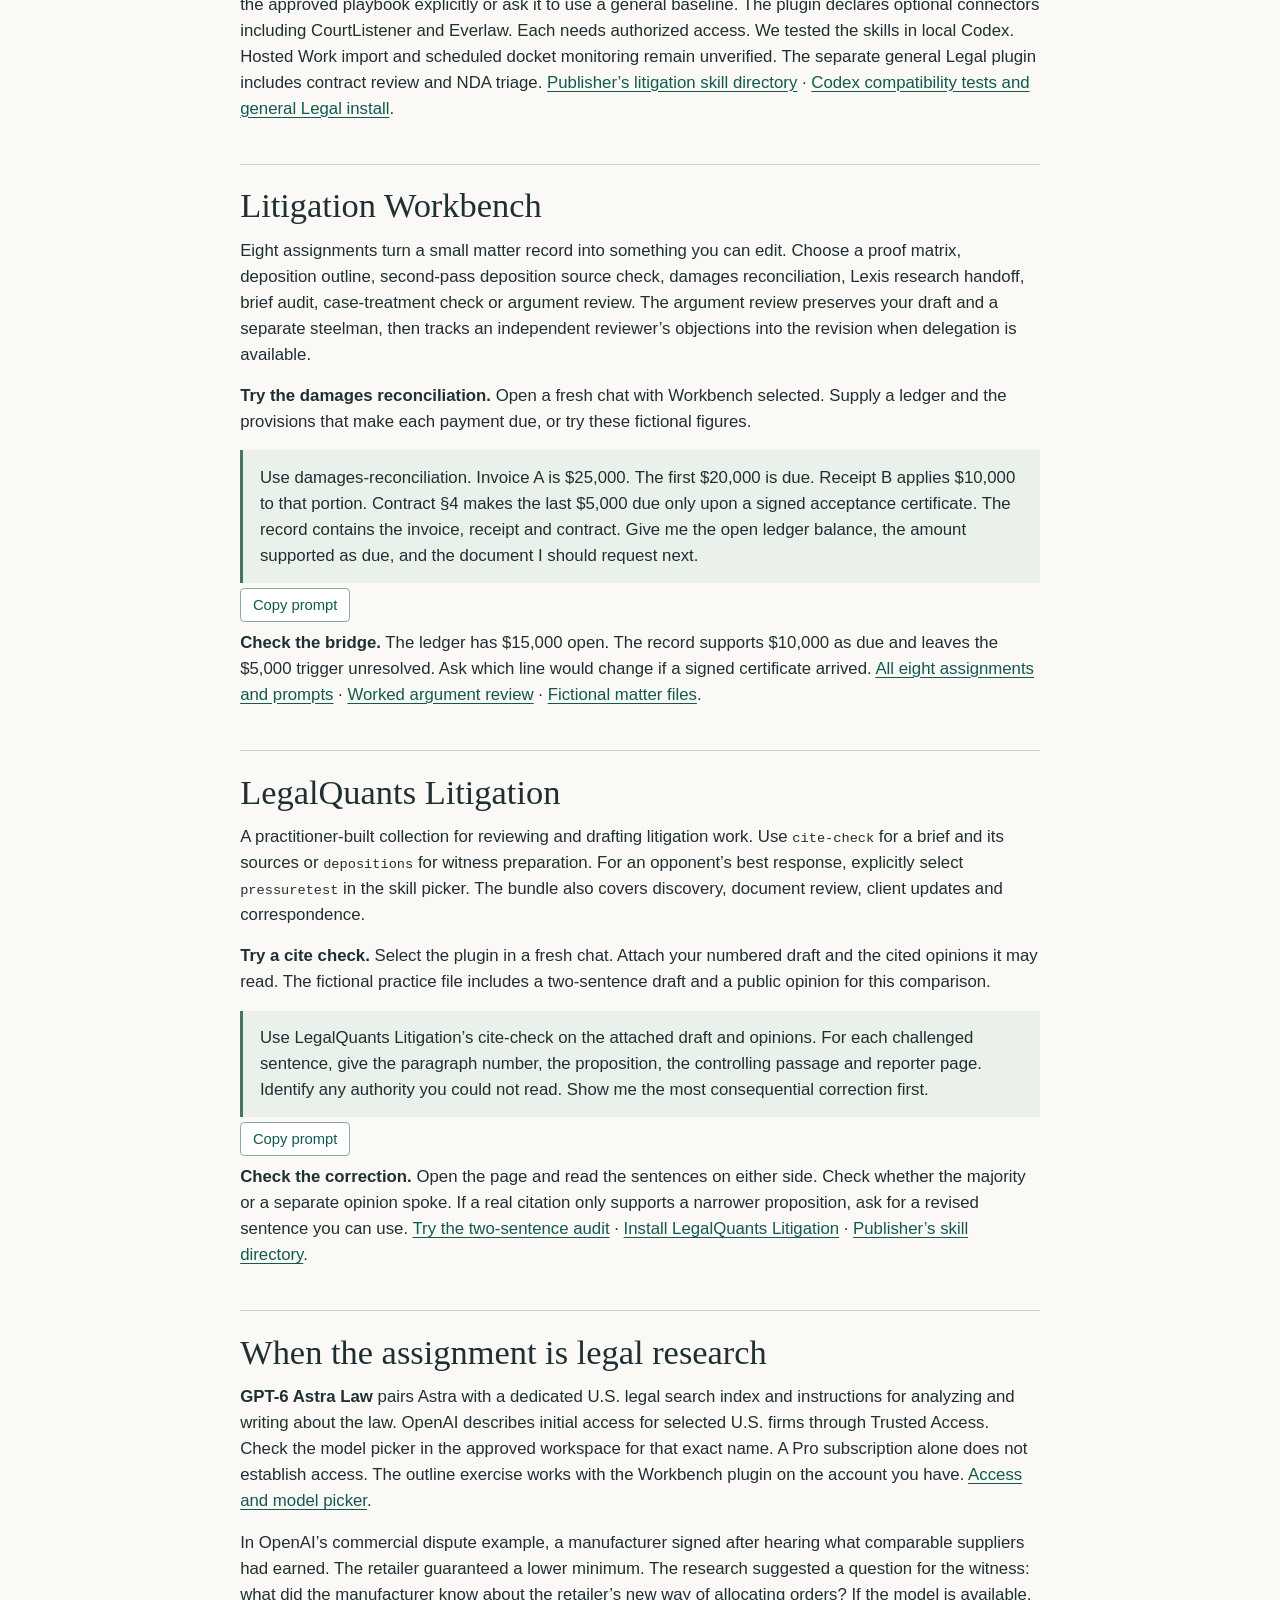
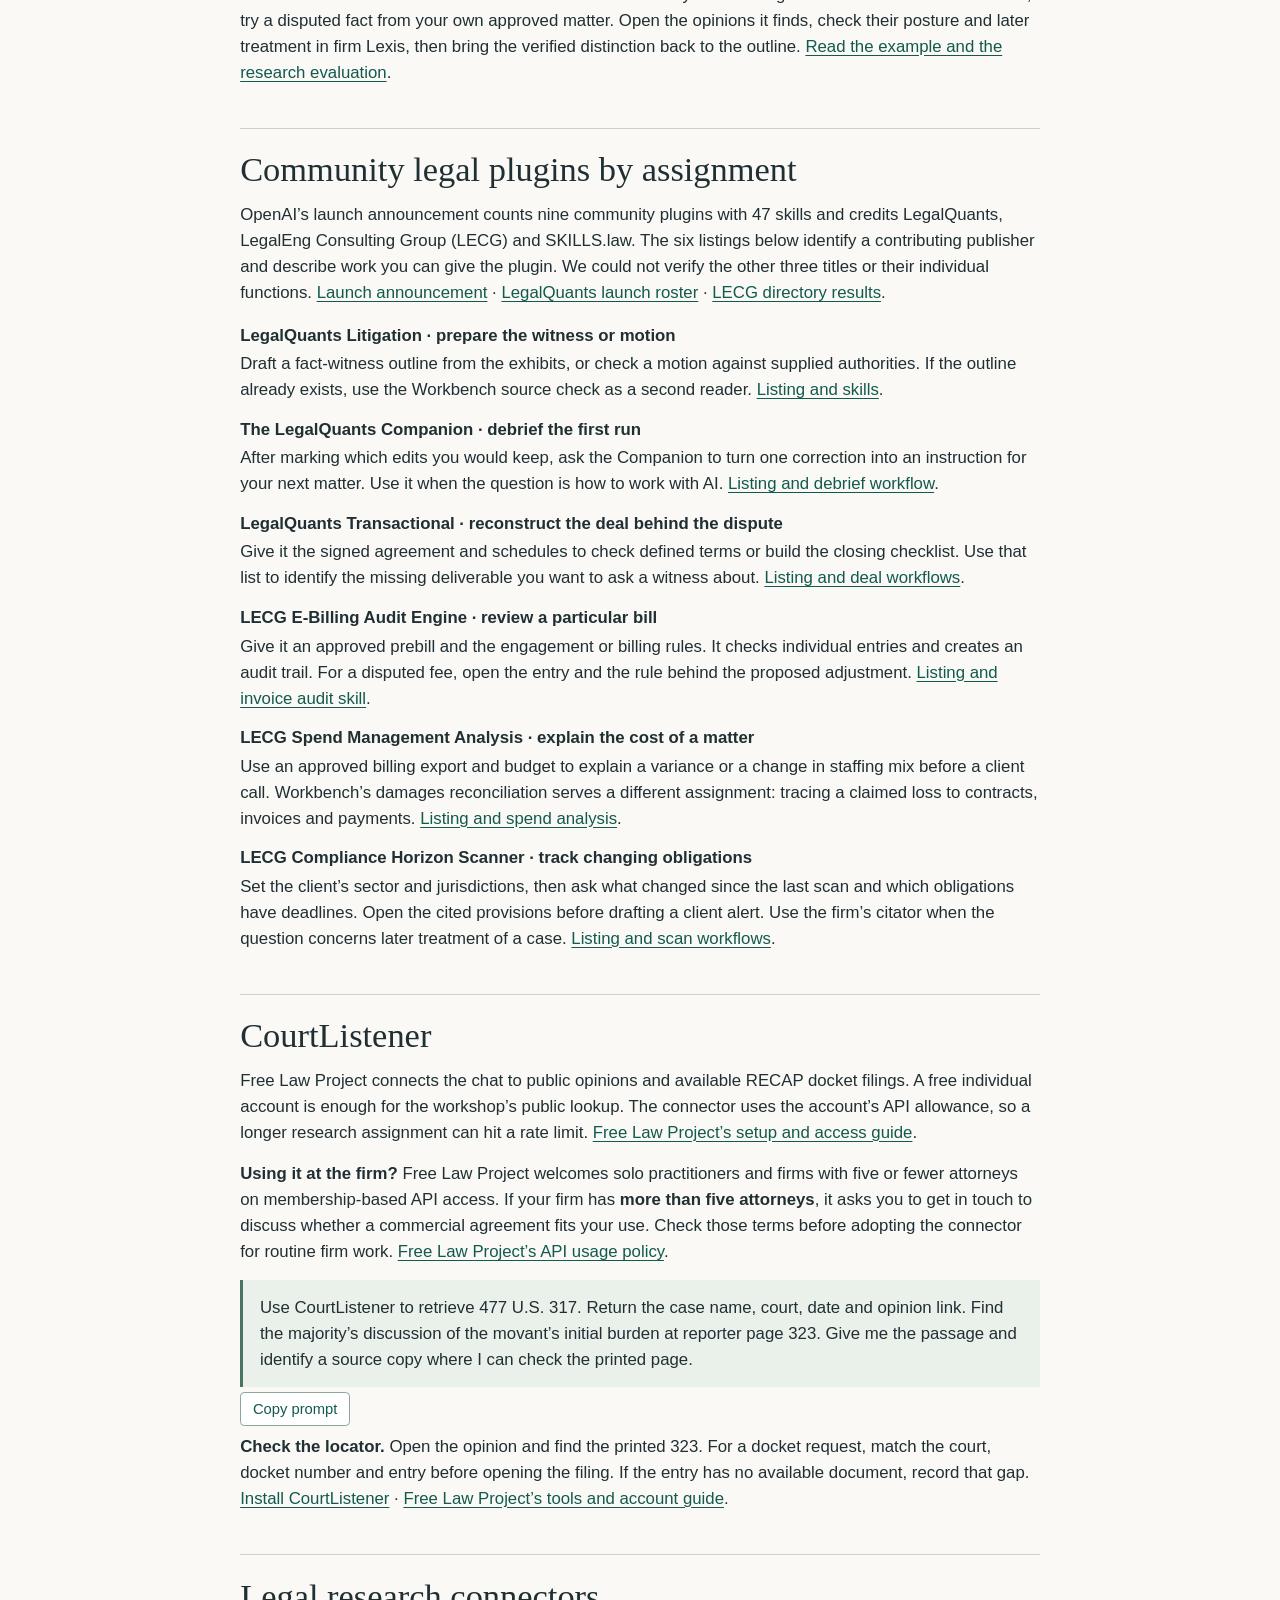
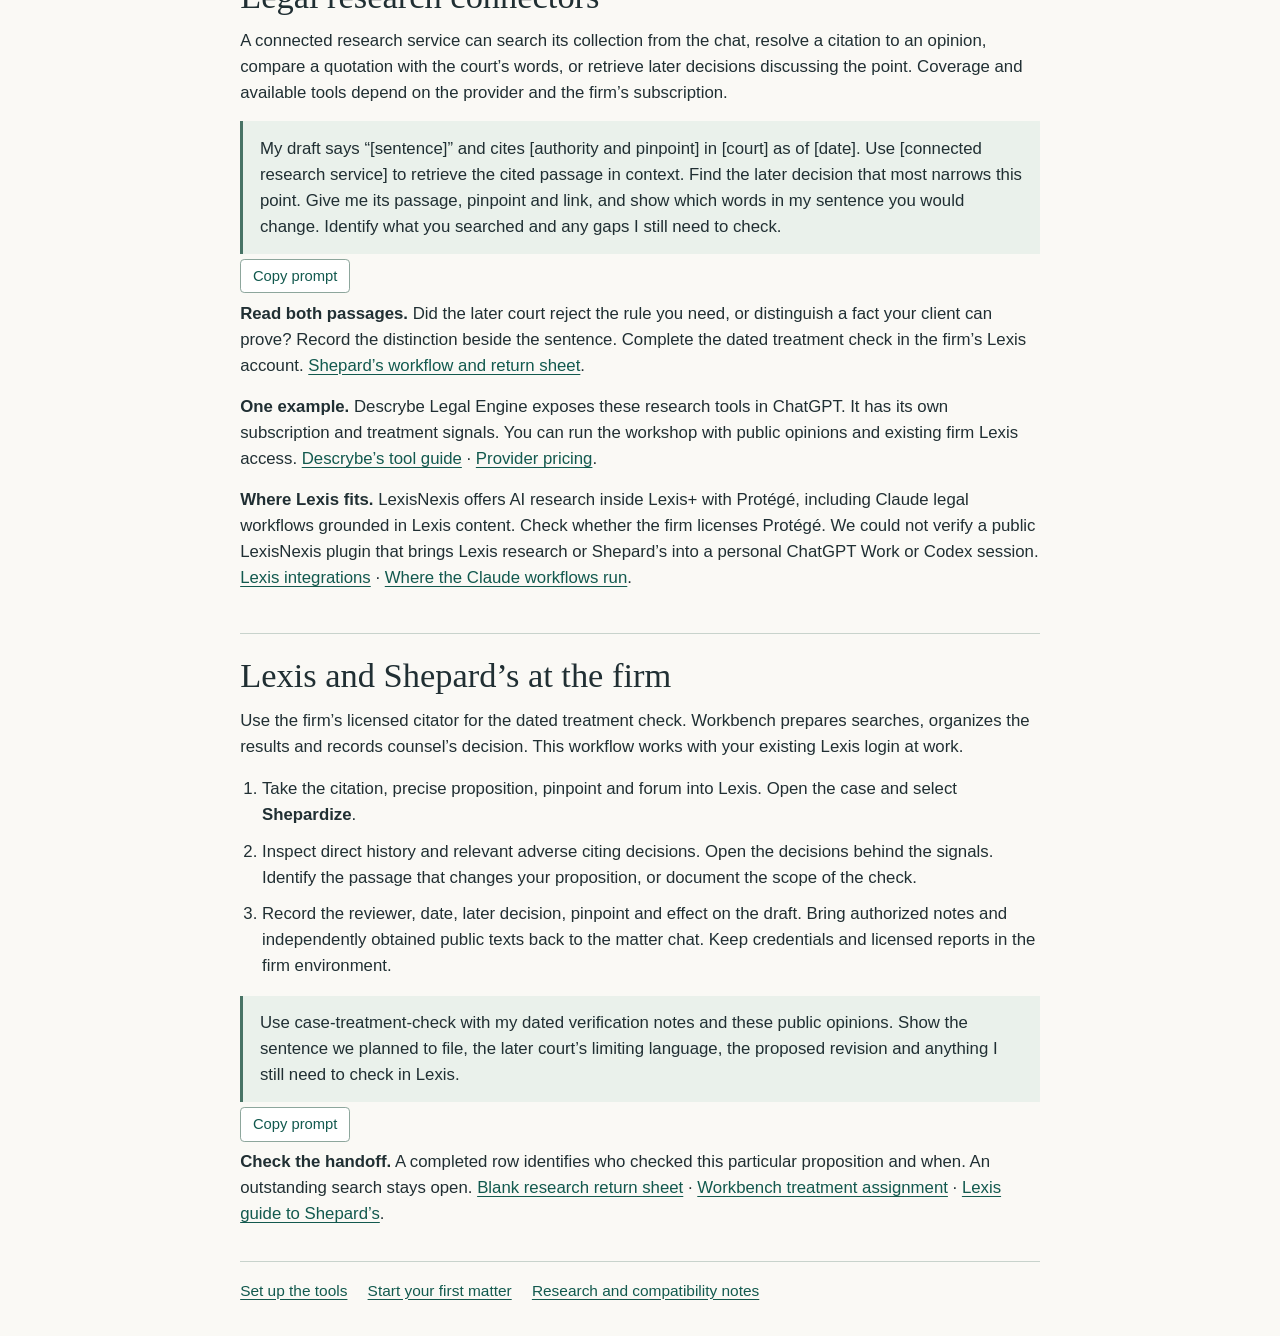
<file: docs/tools.html>
<!doctype html>
<html lang="en">
<head>
  <meta charset="utf-8">
  <meta name="viewport" content="width=device-width, initial-scale=1">
  <meta name="description" content="Choose a litigation tool by the work product you need. See what each includes, try it on a small record, and check what comes back.">
  <title>A litigator’s guide to the tools · Litigation Workbench</title>
  <link rel="stylesheet" href="styles.css">
  <script src="copy.js" defer></script>
</head>
<body><main class="tool-guide">
  <header>
    <a href="./#install">← Setup and installation</a>
    <h1>A litigator’s guide to the tools</h1>
    <p class="lead">Which tool would you open for the work on your desk?</p>
    <p><a href="#overlap">What to leave enabled after the workshop, and how to choose when two tools fit.</a></p>
    <nav class="task-links" aria-label="Choose a tool by task">
      <a href="#claude-for-legal">Map a claim or prepare a witness <strong>Claude for Legal</strong></a>
      <a href="#workbench">Reconcile a demand or test an argument <strong>Litigation Workbench</strong></a>
      <a href="#legalquants">Get a second read on a brief <strong>LegalQuants Litigation</strong></a>
      <a href="#courtlistener">Retrieve an opinion or public filing <strong>CourtListener</strong></a>
      <a href="#research-connectors">Test a sentence against later authority <strong>Legal research connectors</strong></a>
      <a href="#shepards">Shepardize a proposition at work <strong>Lexis and Shepard’s</strong></a>
      <a href="#astra-for-law">Find the closest case on disputed facts <strong>Astra for Law</strong></a>
      <a href="#community-plugins">Choose a practitioner-built workflow <strong>Community legal plugins</strong></a>
    </nav>
  </header>
  <section id="overlap">
    <h2>What should I leave enabled?</h2>
    <p><strong>Start with one general litigation bundle. For everyday fact-witness outlines, try LegalQuants Litigation first.</strong> On four fictional commercial disputes it averaged 9.81/10, revised Workbench 9.75 and Claude for Legal 9.56. The top two traded places between runs. If you already keep the matter in Claude for Legal for claim charts or briefings, start there. With any of the three, check what each follow-up assumes the witness just admitted. <a href="deposition-field-test.html#findings">Four-record blind comparison, outlines and grades</a>.</p>
    <p>Leave Workbench installed and normally switched off. Enable it for an independent deposition outline when the case turns on what a document showed at a particular time or what a witness actually remembers. Give it the same exhibits in a fresh chat and compare the questions you would ask aloud. Other reasons to bring it back include a damages bridge, an argument beside its steelman and an independent reviewer’s objections, or a proposition-by-proposition handoff for Shepard’s checks in Lexis. Keep CourtListener available for public sources.</p>
    <h3>Compare two tools on your own question</h3>
    <p>Already have an outline from LegalQuants, Claude for Legal, Workbench or a colleague? Enable Workbench for the review, open a fresh chat, and select <code>deposition-source-check</code> with the outline and exhibits. It returns a short list of source-linked repairs to questions and counsel notes. <a href="deposition-source-check.html">Copy the second-pass request and inspect the blind replay</a>. <a href="deposition-timing.html">Try the warehouse timing exercise</a>.</p>
    <ol>
      <li>Install the bundles you want to try. For an ordinary-language test, enable one competing bundle at a time and begin a fresh chat for each run. Give each the same approved exhibits, question and output format. Keep the first answer and your corrections out of the second chat.</li>
      <li>For a deposition comparison, try the short assignment below. Open both outlines beside the exhibit. Which one asks a question the witness can answer, preserves the qualification and gives you a useful follow-up? Record how many minutes it takes to get each outline ready to use.</li>
      <li>Keep your preferred bundle enabled for everyday requests. For an occasional second opinion, re-enable the other bundle, start a fresh chat, explicitly select its skill and give it the same record. A switch applies to the whole bundle, including its other skills.</li>
    </ol>
    <blockquote class="prompt">We represent the buyer and will examine the seller’s project manager. On page 2 of Exhibit M1 the manager wrote, “I haven’t seen the signed acceptance.” Draft four questions about what she personally knew. Include foundation, an exhibit pinpoint, and a follow-up if she says someone else handled acceptance.</blockquote>
    <p><strong>What to score.</strong> An outline loses the point if it turns “I haven’t seen it” into “no one signed it.” Give credit for a question that identifies who would know or where the signed copy would be kept.</p>
    <h3>How to choose explicitly</h3>
    <p><strong>Personal desktop shortcut.</strong> In a local Codex chat, you can ask “Turn off Litigation Workbench for my local Codex account, keep it installed, and show me its enabled setting. Leave the other plugins alone.” To use it again, ask Codex to enable it and start a fresh chat. If you only want to pick another skill for this assignment, use the picker below.</p>
    <ul>
      <li><strong>ChatGPT Work or desktop.</strong> Type <code>@</code> in the composer and select the bundled skill when it appears. In a Codex view with <strong>Sources → Use plugins</strong>, select the installed plugin and name the skill in your request. Check the publisher when names look alike. In a managed workspace, use the chat picker to compare tools without changing workspace-wide settings.</li>
      <li><strong>Local Codex CLI.</strong> In the interactive chat, type <code>/plugins</code>, highlight an installed plugin and press <kbd>Space</kbd> to toggle it. Begin a fresh chat. Type <code>/skills</code> or type <code>$</code> and pick the skill. For example, select <code>record-to-deposition</code> from Workbench or <code>depositions</code> from LegalQuants before adding the same question. An explicit pick requires the plugin to be enabled. <a href="https://learn.chatgpt.com/docs/plugins">Plugin controls</a> · <a href="https://learn.chatgpt.com/docs/build-skills">Skill invocation</a> · <a href="https://help.openai.com/en/articles/20001256">Desktop picker instructions</a>.</li>
    </ul>
    <details><summary>Which ordinary requests overlap?</summary>
      <p>Codex can use skill descriptions to select a workflow. The words below are examples of requests a lawyer could actually type. Adding the desired work product often resolves the ambiguity.</p>
      <dl class="routes">
        <dt>“Help me prepare for this deposition.”</dt><dd>Three skills fit. For admissions, exhibit foundation and a follow-up for each denial, try Workbench <code>record-to-deposition</code>. For an outline tied to case theory and witness documents, try Claude <code>deposition-prep</code>. For corporate designee topics, witness preparation or work with the transcript afterward, try LegalQuants <code>depositions</code>.</dd>
        <dt>“Organize the evidence.”</dt><dd>Ask Claude for a dated timeline (<code>chronology</code>) or a chart for specified claim or defense elements (<code>claim-chart</code>). Ask Workbench for factual propositions with stable IDs, support, contrary evidence and missing proof (<code>evidence-matrix</code>). Ask LegalQuants to inventory a production against requests (<code>docreview</code>) or organize an accepted matter’s workspace (<code>organize-case-docs</code>).</dd>
        <dt>“Check my brief.”</dt><dd>Ask LegalQuants <code>cite-check</code> to check the filing’s citations and quotations. Ask Workbench <code>brief-audit</code> for the paragraph that outruns its source and a defensible rewrite. For new prose, Claude <code>brief-section-drafter</code> and LegalQuants <code>writing</code> both draft. Give them the same section if you are comparing style.</dd>
        <dt>“Pressure-test this.”</dt><dd>Workbench <code>argument-review</code> keeps the original, steelman, independent challenge and decisions on revisions. For LegalQuants’ check of internal logic, dates and figures, explicitly pick <code>pressuretest</code>. Its publisher marks it explicit-only in Codex, even though its description uses the words “pressure-test.”</dd>
        <dt>“Check this case.”</dt><dd>Ask CourtListener for the public opinion or filing. Name your firm’s connected research service if you want it to retrieve later treatment. For the effect on one sentence and a dated firm citator check, ask Workbench for <code>case-treatment-check</code>. For searches you will run yourself on an open issue, request a Lexis search plan.</dd>
        <dt>“Open this matter” or “update the client.”</dt><dd>Claude <code>matter-intake</code> starts its matter log. LegalQuants <code>new-matter</code> starts its controlled intake. Choose the one whose record you intend to maintain. For a call from the existing log, use Claude <code>matter-briefing</code>. For a recipient-ready draft, ask LegalQuants for <code>client-update</code>. Pick the same home for later updates to avoid maintaining two matter logs.</dd>
        <dt>“Help with this demand, subpoena or privilege log.”</dt><dd>Claude has dedicated <code>demand-received</code>, <code>demand-draft</code>, <code>subpoena-triage</code> and <code>privilege-log-review</code> workflows. LegalQuants <code>correspondence</code> covers demand and response letters, <code>document-discovery</code> covers objections and conferral, and <code>docreview</code> can build a privilege review queue. Specify the artifact you need and the source set it should cover.</dd>
      </dl>
      <p><a href="https://github.com/scarson/litigation-workbench/blob/main/LEGAL-TOOLS.md#natural-language-selection-in-codex">Description audit and routing test results</a> · <a href="https://github.com/LegalQuants/lq-plugin-oss/blob/main/plugins/legalquants-litigation/skills/pressuretest/agents/openai.yaml">LegalQuants invocation policy</a>.</p>
    </details>
  </section>
  <section id="claude-for-legal">
    <h2>Claude for Legal (compatible with Codex)</h2>
    <p>The setup page installs <strong>Litigation Legal</strong> from Anthropic’s Claude for Legal collection. It gives Codex 19 named skills. A skill is a set of instructions for a particular job. For example, <code>claim-chart</code> tells Codex how to map evidence to each element, while <code>deposition-prep</code> builds a witness outline around the issues and exhibits. You can start either with approved local files.</p>
    <h3>Try a civil claim chart in a fresh Codex chat</h3>
    <ol>
      <li><a href="./#anthropic-legal">Install the litigation plugin</a>. In a fresh local Codex chat, select <strong>Litigation Legal</strong> in the plugin picker and ask for <code>claim-chart</code>.</li>
      <li>On your own matter, give it your side, the elements you want to test, and the exhibits it may use. Specify a matter folder or ask for the chart in chat. To try it immediately, copy the fictional record below.</li>
    </ol>
    <blockquote class="prompt">Use claim-chart in civil mode. We represent the buyer. For this exercise the only stipulated issue is timely written demand. Agreement A §5 requires the buyer to send written demand to the seller by Wednesday at 5 p.m. M1 is the buyer’s internal draft demand, saved Wednesday at 3 p.m. These are the only materials. Put one row in chat with the evidence, pinpoint, contrary evidence, and gap. What single record would most change your assessment?</blockquote>
    <p><strong>Read the row.</strong> M1 establishes that someone prepared a demand before 5. The time, recipient and content of any transmission remain open. A good chart asks for the sent message or delivery record. If the row says the buyer missed the deadline, ask which exhibit proves that.</p>
    <p><strong>Run it again.</strong> Add fictional M2, a sent email showing the buyer sent that demand to the seller at 4:42 p.m. Wednesday. Ask for the old and new row side by side. The revised finding about dispatch should cite M2. Then ask <code>deposition-prep</code> for the questions that would authenticate M2 and identify its attachment.</p>
    <details class="inventory"><summary>What else comes with it? All 19 litigation skills</summary>
      <h3>Build the record and draft from it</h3>
      <dl>
        <dt>claim-chart</dt><dd>Map a civil claim or defense element by element, or prepare a patent chart. Each row identifies support and missing proof.</dd>
        <dt>chronology</dt><dd>Turn dated exhibits into a sourced timeline. Ask it to flag conflicting dates and explain which events bear on the case theory.</dd>
        <dt>deposition-prep</dt><dd>Give it the witness, theory and exhibits to get an examination outline with potential impeachment material.</dd>
        <dt>brief-section-drafter</dt><dd>Supply the issue, record, authorities and a style sample to draft one section with citations for review.</dd>
        <dt>privilege-log-review</dt><dd>Screen an approved log for entries that need a closer look. Have counsel resolve the privilege calls against the documents.</dd>
      </dl>
      <h3>Handle demands, subpoenas and preservation</h3>
      <dl>
        <dt>demand-received</dt><dd>Turn an incoming demand into a triage note with response options.</dd>
        <dt>demand-intake</dt><dd>Collect facts, leverage, objectives and open questions before writing an outgoing demand.</dd>
        <dt>demand-draft</dt><dd>Turn that intake into a draft letter and review checklist.</dd>
        <dt>subpoena-triage</dt><dd>Review the subpoena and service facts for scope, burden, potential objections and dates counsel should confirm.</dd>
        <dt>legal-hold</dt><dd>Prepare a hold notice, refresh or release for counsel’s review, or report the status of recorded holds.</dd>
      </dl>
      <h3>Keep a matter and its reporting current</h3>
      <dl>
        <dt>matter-workspace</dt><dd>Create or switch the active matter workspace before working with a different client’s record.</dd>
        <dt>matter-intake</dt><dd>Open a matter record with parties, issues, owners and key dates.</dd>
        <dt>matter-update</dt><dd>Append a dated development and update the matter log.</dd>
        <dt>matter-briefing</dt><dd>Use the file and its history to prepare for a client call about changes, next dates and decisions.</dd>
        <dt>matter-close</dt><dd>Capture the outcome and archive the matter from the active portfolio.</dd>
        <dt>portfolio-status</dt><dd>Roll up recorded deadlines, risk and stale matters across a portfolio you are authorized to review together.</dd>
        <dt>oc-status</dt><dd>Draft status requests to outside counsel from the recorded matters.</dd>
      </dl>
      <h3>Set practice preferences</h3>
      <dl>
        <dt>cold-start-interview</dt><dd>Build a reusable practice profile covering role, risk preferences and house style.</dd>
        <dt>customize</dt><dd>Change one preference, such as memo style or where matter files belong.</dd>
      </dl>
    </details>
    <p><strong>Using a firm playbook?</strong> The upstream skills look for settings in a Claude-specific folder. In Codex, identify the approved playbook explicitly or ask it to use a general baseline. The plugin declares optional connectors including CourtListener and Everlaw. Each needs authorized access. We tested the skills in local Codex. Hosted Work import and scheduled docket monitoring remain unverified. The separate general Legal plugin includes contract review and NDA triage. <a href="https://github.com/anthropics/claude-for-legal/tree/main/litigation-legal/skills">Publisher’s litigation skill directory</a> · <a href="https://github.com/scarson/litigation-workbench/blob/main/LEGAL-TOOLS.md#using-anthropics-original-plugins-in-codex">Codex compatibility tests and general Legal install</a>.</p>
  </section>
  <section id="workbench">
    <h2>Litigation Workbench</h2>
    <p>Eight assignments turn a small matter record into something you can edit. Choose a proof matrix, deposition outline, second-pass deposition source check, damages reconciliation, Lexis research handoff, brief audit, case-treatment check or argument review. The argument review preserves your draft and a separate steelman, then tracks an independent reviewer’s objections into the revision when delegation is available.</p>
    <p><strong>Try the damages reconciliation.</strong> Open a fresh chat with Workbench selected. Supply a ledger and the provisions that make each payment due, or try these fictional figures.</p>
    <blockquote class="prompt">Use damages-reconciliation. Invoice A is $25,000. The first $20,000 is due. Receipt B applies $10,000 to that portion. Contract §4 makes the last $5,000 due only upon a signed acceptance certificate. The record contains the invoice, receipt and contract. Give me the open ledger balance, the amount supported as due, and the document I should request next.</blockquote>
    <p><strong>Check the bridge.</strong> The ledger has $15,000 open. The record supports $10,000 as due and leaves the $5,000 trigger unresolved. Ask which line would change if a signed certificate arrived. <a href="./#first-matter">All eight assignments and prompts</a> · <a href="./#argument-review">Worked argument review</a> · <a href="practice.html">Fictional matter files</a>.</p>
  </section>
  <section id="legalquants">
    <h2>LegalQuants Litigation</h2>
    <p>A practitioner-built collection for reviewing and drafting litigation work. Use <code>cite-check</code> for a brief and its sources or <code>depositions</code> for witness preparation. For an opponent’s best response, explicitly select <code>pressuretest</code> in the skill picker. The bundle also covers discovery, document review, client updates and correspondence.</p>
    <p><strong>Try a cite check.</strong> Select the plugin in a fresh chat. Attach your numbered draft and the cited opinions it may read. The fictional practice file includes a two-sentence draft and a public opinion for this comparison.</p>
    <blockquote class="prompt">Use LegalQuants Litigation’s cite-check on the attached draft and opinions. For each challenged sentence, give the paragraph number, the proposition, the controlling passage and reporter page. Identify any authority you could not read. Show me the most consequential correction first.</blockquote>
    <p><strong>Check the correction.</strong> Open the page and read the sentences on either side. Check whether the majority or a separate opinion spoke. If a real citation only supports a narrower proposition, ask for a revised sentence you can use. <a href="practice.html#brief-audit">Try the two-sentence audit</a> · <a href="./#install-legalquants">Install LegalQuants Litigation</a> · <a href="https://github.com/LegalQuants/lq-plugin-oss/tree/main/plugins/legalquants-litigation/skills">Publisher’s skill directory</a>.</p>
  </section>
  <section id="astra-for-law">
    <h2>When the assignment is legal research</h2>
    <p><strong>GPT-6 Astra Law</strong> pairs Astra with a dedicated U.S. legal search index and instructions for analyzing and writing about the law. OpenAI describes initial access for selected U.S. firms through Trusted Access. Check the model picker in the approved workspace for that exact name. A Pro subscription alone does not establish access. The outline exercise works with the Workbench plugin on the account you have. <a href="https://help.openai.com/en/articles/20001528-astra-for-law">Access and model picker</a>.</p>
    <p>In OpenAI’s commercial dispute example, a manufacturer signed after hearing what comparable suppliers had earned. The retailer guaranteed a lower minimum. The research suggested a question for the witness: what did the manufacturer know about the retailer’s new way of allocating orders? If the model is available, try a disputed fact from your own approved matter. Open the opinions it finds, check their posture and later treatment in firm Lexis, then bring the verified distinction back to the outline. <a href="https://openai.com/index/astra-for-law/">Read the example and the research evaluation</a>.</p>
  </section>
  <section id="community-plugins">
    <h2>Community legal plugins by assignment</h2>
    <p>OpenAI’s launch announcement counts nine community plugins with 47 skills and credits LegalQuants, LegalEng Consulting Group (LECG) and SKILLS.law. The six listings below identify a contributing publisher and describe work you can give the plugin. We could not verify the other three titles or their individual functions. <a href="https://openai.com/index/astra-for-law/">Launch announcement</a> · <a href="https://www.legalquants.com/newsroom/openai-for-law-plugins">LegalQuants launch roster</a> · <a href="https://chatgpt.com/plugins?q=LECG">LECG directory results</a>.</p>
    <dl class="routes">
      <dt>LegalQuants Litigation · prepare the witness or motion</dt>
      <dd>Draft a fact-witness outline from the exhibits, or check a motion against supplied authorities. If the outline already exists, use the Workbench source check as a second reader. <a href="https://openai.com/business/plugins/legalquants-litigation/">Listing and skills</a>.</dd>
      <dt>The LegalQuants Companion · debrief the first run</dt>
      <dd>After marking which edits you would keep, ask the Companion to turn one correction into an instruction for your next matter. Use it when the question is how to work with AI. <a href="https://openai.com/business/plugins/legalquants-companion/">Listing and debrief workflow</a>.</dd>
      <dt>LegalQuants Transactional · reconstruct the deal behind the dispute</dt>
      <dd>Give it the signed agreement and schedules to check defined terms or build the closing checklist. Use that list to identify the missing deliverable you want to ask a witness about. <a href="https://openai.com/business/plugins/legalquants-transactional/">Listing and deal workflows</a>.</dd>
      <dt>LECG E-Billing Audit Engine · review a particular bill</dt>
      <dd>Give it an approved prebill and the engagement or billing rules. It checks individual entries and creates an audit trail. For a disputed fee, open the entry and the rule behind the proposed adjustment. <a href="https://chatgpt.com/plugins/plugins_6aa441d251c0819183052b4b0f737de3">Listing and invoice audit skill</a>.</dd>
      <dt>LECG Spend Management Analysis · explain the cost of a matter</dt>
      <dd>Use an approved billing export and budget to explain a variance or a change in staffing mix before a client call. Workbench’s damages reconciliation serves a different assignment: tracing a claimed loss to contracts, invoices and payments. <a href="https://openai.com/business/plugins/lecg-spend-management-analysis/">Listing and spend analysis</a>.</dd>
      <dt>LECG Compliance Horizon Scanner · track changing obligations</dt>
      <dd>Set the client’s sector and jurisdictions, then ask what changed since the last scan and which obligations have deadlines. Open the cited provisions before drafting a client alert. Use the firm’s citator when the question concerns later treatment of a case. <a href="https://openai.com/business/plugins/lecg-compliance-horizon-scanner/">Listing and scan workflows</a>.</dd>
    </dl>
  </section>
  <section id="courtlistener">
    <h2>CourtListener</h2>
    <p>Free Law Project connects the chat to public opinions and available RECAP docket filings. A free individual account is enough for the workshop’s public lookup. The connector uses the account’s API allowance, so a longer research assignment can hit a rate limit. <a href="https://wiki.free.law/c/courtlistener/help/api/mcp/using-the-courtlistener-mcp-in-claude-chatgpt-and-other-ai-assistants">Free Law Project’s setup and access guide</a>.</p>
    <p><strong>Using it at the firm?</strong> Free Law Project welcomes solo practitioners and firms with five or fewer attorneys on membership-based API access. If your firm has <strong>more than five attorneys</strong>, it asks you to get in touch to discuss whether a commercial agreement fits your use. Check those terms before adopting the connector for routine firm work. <a href="https://free.law/membership/allowed-api-usage/">Free Law Project’s API usage policy</a>.</p>
    <blockquote class="prompt">Use CourtListener to retrieve 477 U.S. 317. Return the case name, court, date and opinion link. Find the majority’s discussion of the movant’s initial burden at reporter page 323. Give me the passage and identify a source copy where I can check the printed page.</blockquote>
    <p><strong>Check the locator.</strong> Open the opinion and find the printed 323. For a docket request, match the court, docket number and entry before opening the filing. If the entry has no available document, record that gap. <a href="./#install-courtlistener">Install CourtListener</a> · <a href="https://github.com/freelawproject/courtlistener-api-client/blob/main/MCP_README.md">Free Law Project’s tools and account guide</a>.</p>
  </section>
  <section id="research-connectors">
    <h2 id="descrybe">Legal research connectors</h2>
    <p>A connected research service can search its collection from the chat, resolve a citation to an opinion, compare a quotation with the court’s words, or retrieve later decisions discussing the point. Coverage and available tools depend on the provider and the firm’s subscription.</p>
    <blockquote class="prompt">My draft says “[sentence]” and cites [authority and pinpoint] in [court] as of [date]. Use [connected research service] to retrieve the cited passage in context. Find the later decision that most narrows this point. Give me its passage, pinpoint and link, and show which words in my sentence you would change. Identify what you searched and any gaps I still need to check.</blockquote>
    <p><strong>Read both passages.</strong> Did the later court reject the rule you need, or distinguish a fact your client can prove? Record the distinction beside the sentence. Complete the dated treatment check in the firm’s Lexis account. <a href="#shepards">Shepard’s workflow and return sheet</a>.</p>
    <p><strong>One example.</strong> Descrybe Legal Engine exposes these research tools in ChatGPT. It has its own subscription and treatment signals. You can run the workshop with public opinions and existing firm Lexis access. <a href="https://descrybe.com/chatgpt">Descrybe’s tool guide</a> · <a href="https://descrybe.com/pricing">Provider pricing</a>.</p>
    <p><strong>Where Lexis fits.</strong> LexisNexis offers AI research inside Lexis+ with Protégé, including Claude legal workflows grounded in Lexis content. Check whether the firm licenses Protégé. We could not verify a public LexisNexis plugin that brings Lexis research or Shepard’s into a personal ChatGPT Work or Codex session. <a href="https://www.lexisnexis.com/en-us/products/lexis-plus-protege/integrations.page">Lexis integrations</a> · <a href="https://www.lexisnexis.com/community/pressroom/b/news/posts/lexisnexis-expands-lexis-with-protege-by-integrating-anthropics-claude-legal-plugin-suite">Where the Claude workflows run</a>.</p>
  </section>
  <section id="shepards">
    <h2>Lexis and Shepard’s at the firm</h2>
    <p>Use the firm’s licensed citator for the dated treatment check. Workbench prepares searches, organizes the results and records counsel’s decision. This workflow works with your existing Lexis login at work.</p>
    <ol>
      <li>Take the citation, precise proposition, pinpoint and forum into Lexis. Open the case and select <strong>Shepardize</strong>.</li>
      <li>Inspect direct history and relevant adverse citing decisions. Open the decisions behind the signals. Identify the passage that changes your proposition, or document the scope of the check.</li>
      <li>Record the reviewer, date, later decision, pinpoint and effect on the draft. Bring authorized notes and independently obtained public texts back to the matter chat. Keep credentials and licensed reports in the firm environment.</li>
    </ol>
    <blockquote class="prompt">Use case-treatment-check with my dated verification notes and these public opinions. Show the sentence we planned to file, the later court’s limiting language, the proposed revision and anything I still need to check in Lexis.</blockquote>
    <p><strong>Check the handoff.</strong> A completed row identifies who checked this particular proposition and when. An outstanding search stays open. <a href="files/research-return.csv" download>Blank research return sheet</a> · <a href="./#good-law">Workbench treatment assignment</a> · <a href="https://www.lexisnexis.com/en-us/support/lexis/shepards.page">Lexis guide to Shepard’s</a>.</p>
  </section>
  <footer><a href="./#install">Set up the tools</a><a href="./#first-matter">Start your first matter</a><a href="https://github.com/scarson/litigation-workbench/blob/main/LEGAL-TOOLS.md">Research and compatibility notes</a></footer>
</main></body>
</html>
</file>
<file: docs/styles.css>
:root { color-scheme: light; --ink: #202f33; --green: #12594e; --line: #c8d3cc; --paper: #faf9f5; font: 105%/1.55 "Source Sans 3", "Segoe UI", sans-serif; color: var(--ink); background: var(--paper); }
* { box-sizing: border-box; }
body { margin: 0; }
main { max-width: 62rem; padding: clamp(1.3rem, 5vw, 4rem) clamp(1.15rem, 5vw, 3.2rem) 2rem; margin: auto; }
h1, h2 { font-family: "Source Serif 4", Georgia, serif; line-height: 1.1; font-weight: 500; text-wrap: balance; }
h1 { font-size: clamp(2.55rem, 7vw, 4.7rem); letter-spacing: -.05em; margin: 0 0 .6rem; }
h2 { font-size: clamp(1.55rem, 3.1vw, 2.05rem); margin: 0 0 .75rem; }
h3 { font-size: 1.05rem; margin: .1rem 0; }
p { margin: .45rem 0 .9rem; }
a { color: var(--green); text-underline-offset: .18em; }
:focus-visible { outline: 3px solid #a34a16; outline-offset: 4px; }
section { margin-top: 2.5rem; scroll-margin-top: 1rem; }
.hero { border-top: 4px solid var(--green); border-bottom: 1px solid var(--line); padding: 1.9rem 0; display: grid; grid-template-columns: 1.4fr 1fr; gap: 2rem; align-items: center; }
.lead { font-size: 1.18rem; max-width: 28rem; }
nav, footer { display: flex; align-items: center; flex-wrap: wrap; gap: .75rem 1.2rem; }
nav { margin-top: 1.2rem; }
.prep { padding: .1rem 0 .1rem 1.4rem; border-left: 2px solid var(--line); }
.prep h2 { font-size: 1.45rem; }
.prep ul, ol { padding-inline-start: 1.3rem; }
.prep li { margin: .3rem 0; }
.prep p, footer { font-size: .92rem; }
details { padding: .85rem 0; border-top: 1px solid var(--line); }
summary { cursor: pointer; font-weight: 650; }
summary span { font-size: .88rem; color: #4a635e; font-weight: 450; margin-left: .4rem; }
details[open] summary { margin-bottom: .8rem; }
details p:last-child { margin-bottom: .25rem; }
.prompt { margin: .65rem 0 .3rem; padding: .85rem 1rem; background: #eaf1eb; border-left: 3px solid #487365; }
.copy { font: inherit; font-size: .88rem; color: var(--green); padding: .28rem .7rem; border: 1px solid #8da69c; border-radius: .25rem; background: white; cursor: pointer; }
.status { margin-left: .6rem; font-size: .85rem; }
.next { margin-top: 1rem; }
.tool { display: grid; grid-template-columns: minmax(0, 1fr) auto; align-items: center; gap: .35rem 1.5rem; padding: 1rem 0; border-top: 1px solid var(--line); }
.tool p { margin: .2rem 0; }
.button { display: inline-block; text-align: center; border: 1px solid var(--green); border-radius: .3rem; padding: .53rem .85rem; font-weight: 650; color: var(--green); text-decoration: none; }
.button:hover { background: #e1ede4; }
.button.primary { color: #fff; background: var(--green); }
.button.primary:hover { background: #0b433c; }
ol li { margin: .6rem 0; }
footer { margin-top: 2rem; padding-top: 1rem; border-top: 1px solid var(--line); }
.reading { max-width: 50rem; }
.reading header a { display: inline-block; margin-bottom: 1.2rem; }
.reading details { margin-top: .9rem; }
.tool-guide { max-width: 54rem; }
.tool-guide header { border-top: 4px solid var(--green); padding-top: 1rem; }
.tool-guide h1 { margin-top: 1.15rem; }
.tool-guide section { border-top: 1px solid var(--line); padding-top: 1.35rem; }
.tool-guide .task-links { display: grid; grid-template-columns: repeat(auto-fit, minmax(min(17rem, 100%), 1fr)); align-items: stretch; gap: 0 1.5rem; }
.task-links a { display: block; border-top: 1px solid var(--line); padding: .6rem 0; }
.task-links strong { display: block; color: var(--ink); font-size: .9rem; }
.inventory { margin: 1rem 0; border-bottom: 1px solid var(--line); }
.inventory h3 { margin-top: 1.1rem; }
.inventory dl { margin: .5rem 0 1rem; }
.inventory dt { font-family: ui-monospace, monospace; font-size: .9rem; }
.inventory dd { margin: .1rem 0 .55rem; }
.routes dt { margin-top: .8rem; font-weight: 650; }
.routes dd { margin: .15rem 0 .75rem; }
.comparison table { border-collapse: collapse; width: 100%; margin-block: .75rem; }
.comparison th, .comparison td { text-align: left; vertical-align: top; padding: .4rem; border-bottom: 1px solid var(--line); }
.comparison caption { text-align: left; font-weight: 650; }
.comparison select { font: inherit; }
.comparison .response { overflow-x: auto; padding: .1rem .4rem; }
.comparison .response :is(h2, h3, h4) { font-family: inherit; font-weight: 650; font-size: 1rem; line-height: 1.4; }
@media (max-width: 40rem) { .hero, .tool { grid-template-columns: 1fr; } .hero { gap: 1.3rem; } .tool a { justify-self: start; } .prep { padding-left: 1rem; } summary span { display: block; margin-left: 1.1rem; } }
@media print { :root { font-size: 10pt; } main { max-width: none; padding: 0; } .copy, .status, nav { display: none; } .hero { grid-template-columns: 1fr 1fr; } h1 { font-size: 26pt; } }
</file>
